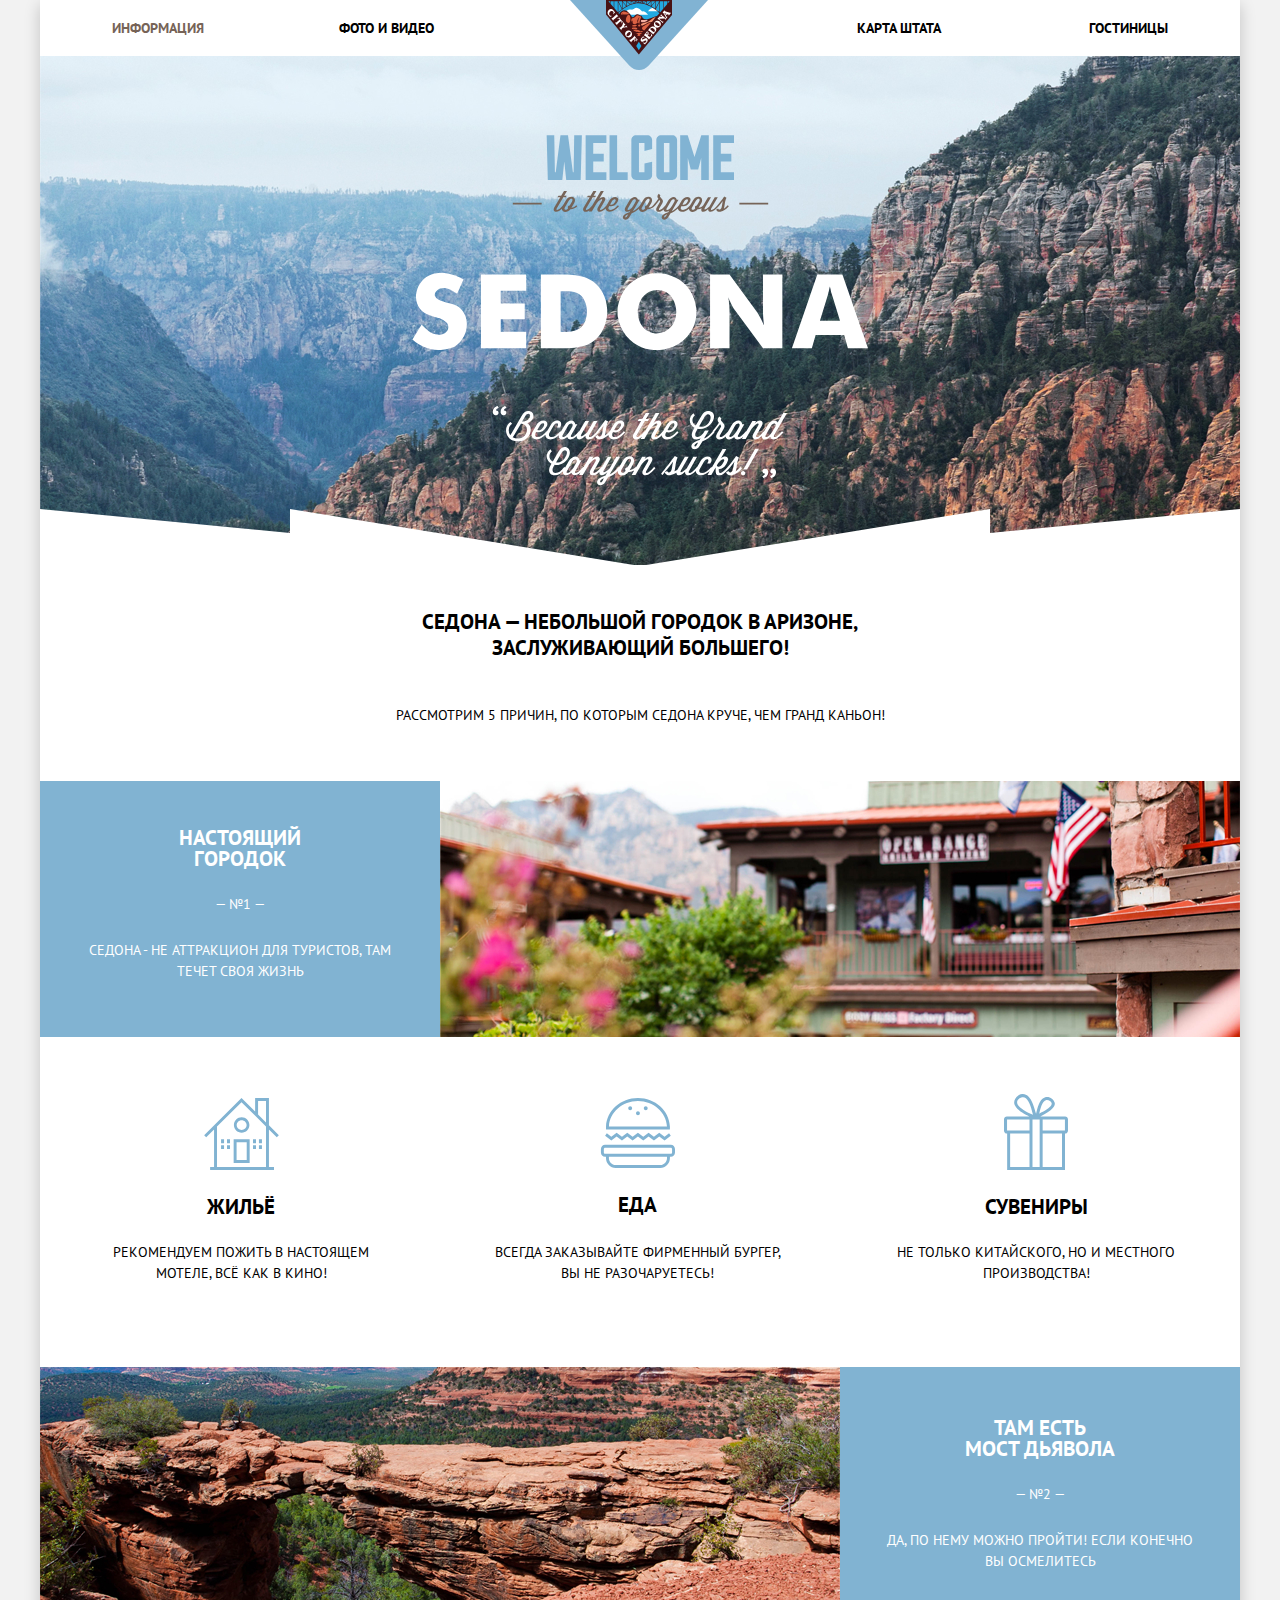
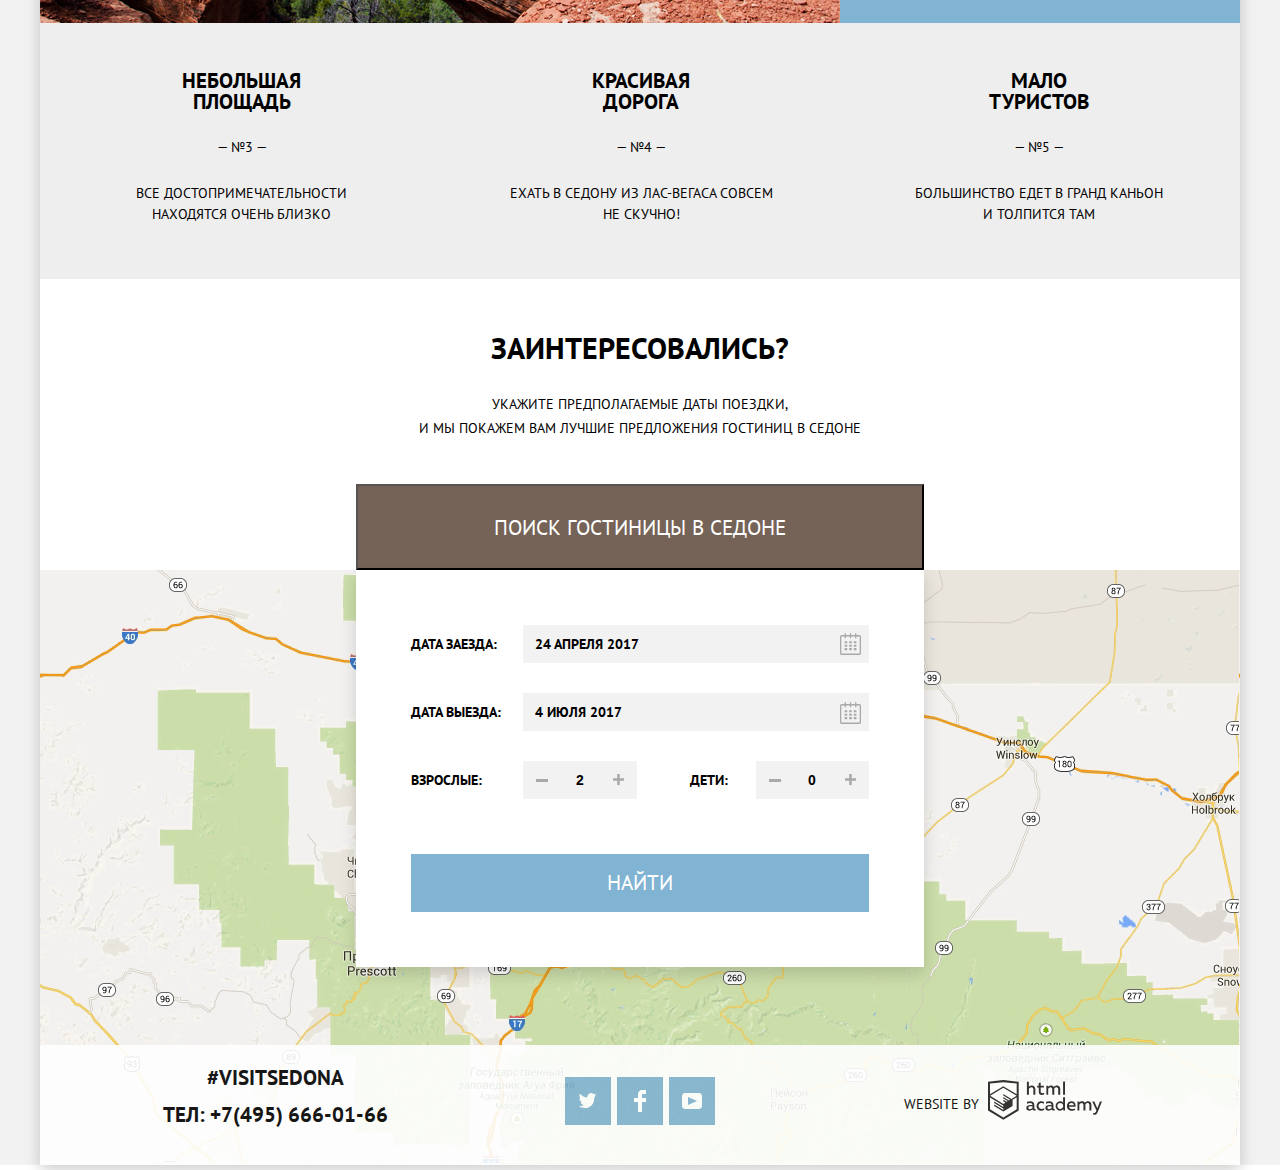
<file: index.html>
<!DOCTYPE html>
<html lang="ru">

<head>
    <meta charset="utf-8" />
    <title>HTML Academy: Седона</title>
    <link href="https://fonts.googleapis.com/css2?family=PT+Sans:wght@400;700&display=swap" rel="stylesheet" />
    <link href="css/normalize.css" rel="stylesheet" />
    <link href="css/style.min.css" rel="stylesheet" />
</head>

<body class="page_body">
    <div class="container">
        <!--Шапка сайта-->
        <header class="main_header">
            <nav class="main_navigation">
                <a class="logo" href="#"><img src="img/logo.svg" width="138" height="70" alt="Логотип Седона" /></a>
                <ul class="navigation_list">
                    <li class="navigation_item item_active"><a href="#" >ИНФОРМАЦИЯ</a></li>
                    <li class="navigation_item"><a href="#" >ФОТО И ВИДЕО</a></li>
                    <li class="navigation_item"><a href="#" >КАРТА ШТАТА</a></li>
                    <li class="navigation_item"><a href="hotels.html" >ГОСТИНИЦЫ</a></li>
                </ul>
            </nav>
        </header>
        <!--Основной контент-->
        <main>
           <h1 class="main_title">Городок Седона</h1>
            <div class="banner">
                
                <img src="img/welcome.svg" width="457" height="351" alt="Добро пожаловать в Седону" />
            </div>
            <div class="title">
                <div class="mask">
                    <h2>
                        СЕДОНА — НЕБОЛЬШОЙ ГОРОДОК В АРИЗОНЕ, <br /> ЗАСЛУЖИВАЮЩИЙ БОЛЬШЕГО!
                    </h2>
                    <p>
                        РАССМОТРИМ 5 ПРИЧИН, ПО КОТОРЫМ СЕДОНА КРУЧЕ, ЧЕМ ГРАНД КАНЬОН!
                    </p>
                </div>
            </div>
            <div class="features_blue">
                <div class="features_blue_item">
                    <h2>
                        НАСТОЯЩИЙ <br /> ГОРОДОК
                    </h2>
                    <p>— №1 —</p>
                    <p>
                        СЕДОНА - НЕ АТТРАКЦИОН ДЛЯ ТУРИСТОВ, ТАМ <br /> ТЕЧЕТ СВОЯ ЖИЗНЬ
                    </p>
                </div>
                <img src="img/image.jpg" width="800" height="256" alt="НАСТОЯЩИЙ ГОРОДОК СЕДОНА" />
            </div>
            <div class="services">
                <ul class="services_list">
                    <li class="services_item housing">
                        <img src="img/icon-1.svg" width="75" height="72" alt="ЖИЛЬЁ" />
                        <h2>ЖИЛЬЁ</h2>
                        <p>
                            РЕКОМЕНДУЕМ ПОЖИТЬ В НАСТОЯЩЕМ <br />МОТЕЛЕ, ВСЁ КАК В КИНО!
                        </p>
                    </li>
                    <li class="services_item food">
                        <img src="img/icon-3.svg" width="75" height="70" alt="ЕДА" />
                        <h2>ЕДА</h2>
                        <p>
                            ВСЕГДА ЗАКАЗЫВАЙТЕ ФИРМЕННЫЙ БУРГЕР, <br /> ВЫ НЕ РАЗОЧАРУЕТЕСЬ!
                        </p>
                    </li>
                    <li class="services_item">
                        <img src="img/icon-2.svg" width="64" height="77" alt="СУВЕНИРЫ" />
                        <h2>СУВЕНИРЫ</h2>
                        <p>
                            НЕ ТОЛЬКО КИТАЙСКОГО, НО И МЕСТНОГО <br /> ПРОИЗВОДСТВА!
                        </p>
                    </li>
                </ul>
            </div>

            <div class="features_blue">
                <img src="img/image1.jpg" width="800" height="256" alt="МОСТ ДЬЯВОЛА" />
                <div class="features_blue_item bridge">
                    <h2>
                        ТАМ ЕСТЬ <br /> МОСТ ДЬЯВОЛА
                    </h2>
                    <p>— №2 —</p>
                    <p>
                        ДА, ПО НЕМУ МОЖНО ПРОЙТИ! ЕСЛИ КОНЕЧНО <br /> ВЫ ОСМЕЛИТЕСЬ
                    </p>
                </div>
            </div>
            <div class="features_gray">
                <ul class="services_list gray">
                    <li class="services_item gray">
                        <h2>
                            НЕБОЛЬШАЯ <br /> ПЛОЩАДЬ
                        </h2>
                        <p>— №3 —</p>
                        <p>
                            ВСЕ ДОСТОПРИМЕЧАТЕЛЬНОСТИ <br /> НАХОДЯТСЯ ОЧЕНЬ БЛИЗКО
                        </p>
                    </li>
                    <li class="services_item road">
                        <h2>
                            КРАСИВАЯ <br /> ДОРОГА
                        </h2>
                        <p>— №4 —</p>
                        <p>
                            ЕХАТЬ В СЕДОНУ ИЗ ЛАС-ВЕГАСА СОВСЕМ <br /> НЕ СКУЧНО!
                        </p>
                    </li>
                    <li class="services_item">
                        <h2>
                            МАЛО <br /> ТУРИСТОВ
                        </h2>
                        <p>— №5 —</p>
                        <p>
                            БОЛЬШИНСТВО ЕДЕТ В ГРАНД КАНЬОН <br /> И ТОЛПИТСЯ ТАМ
                        </p>
                    </li>
                </ul>
            </div>
            <div class="title2">
                <h2>ЗАИНТЕРЕСОВАЛИСЬ?</h2>
                <p>
                    УКАЖИТЕ ПРЕДПОЛАГАЕМЫЕ ДАТЫ ПОЕЗДКИ, <br />И МЫ ПОКАЖЕМ ВАМ ЛУЧШИЕ ПРЕДЛОЖЕНИЯ ГОСТИНИЦ В СЕДОНЕ
                </p>
            </div>
            <!--Форма поиска отеля-->

            <section class="hotels">
                <h2>ФОРМА ПОИСКА ГОСТИНИЦЫ</h2>
                <div class="wrapper">
                    <button type="button" class="btn_searsh searsh_link">
                        ПОИСК ГОСТИНИЦЫ В СЕДОНЕ
                    </button>
                    <div class="popup close_form">
                        <form action="https://jsonplaceholder.typicode.com/posts" method="POST" id="popup" class="form">
                            <div class="input_date">
                                <label class="date_of_arrival">
                                    <span>ДАТА ЗАЕЗДА:</span>
                                    <input type="text" name="ДАТА ЗАЕЗДА:" class="date arrival" placeholder="24 АПРЕЛЯ 2017" value="24 АПРЕЛЯ 2017" />
                                </label>
                                <button type="button" title="КАЛЕНДАРЬ" class="calendar calendar1"></button>
                            </div>
                            <div class="input_date">
                                <label class="date_of_departure">
                                    <span>ДАТА ВЫЕЗДА:</span>
                                    <input type="text" name="ДАТА ВЫЕЗДА:" class="date departure" value="4 ИЮЛЯ 2017" placeholder="4 ИЮЛЯ 2017" />
                                </label>
                                <button type="button" title="КАЛЕНДАРЬ" class="calendar"></button>
                            </div>
                            <div class="guests"> <button type="button" class="bt_minus">
                                    <svg width="12" height="3" viewBox="0 0 12 3" fill="none" xmlns="http://www.w3.org/2000/svg">
                                        <rect width="12" height="3" class="btn_svg" />
                                    </svg>
                                </button>
                                <label class="mature quantity_inner">
                                    <span>ВЗРОСЛЫЕ:</span>
                                    <input type="text" name="ВЗРОСЛЫЕ:" class="quantity" value="2" data-max-count="20" />
                                </label><button type="button" title="ПЛЮС" class="bt_plus">
                                    <svg width="11" height="11" viewBox="0 0 11 11" fill="none" xmlns="http://www.w3.org/2000/svg">
                                        <path fill-rule="evenodd" clip-rule="evenodd" d="M4.23086 6.76932V11H6.76932V6.76932H11V4.23086H6.76932V0H4.23085V4.23086H0V6.76932H4.23086Z" class="btn_svg" />
                                    </svg>
                                </button><button type="button" title="МИНУС"  class="bt_minus">
                                    <svg width="12" height="3" viewBox="0 0 12 3" fill="none" xmlns="http://www.w3.org/2000/svg">
                                        <rect width="12" height="3" class="btn_svg" />
                                    </svg>
                                </button><button type="button" title="МИНУС" class="bt_minus bt_minus1">
                                    <svg width="12" height="3" viewBox="0 0 12 3" fill="none" xmlns="http://www.w3.org/2000/svg">
                                        <rect width="12" height="3" class="btn_svg" />
                                    </svg>
                                </button>
                                <label class="children quantity_inner">
                                    <span>ДЕТИ:</span>
                                    <input type="text" name="ДЕТИ:" class="quantity" value="0" data-max-count="20" />
                                </label><button type="button" title="ПЛЮС"  class="bt_plus">
                                    <svg width="11" height="11" viewBox="0 0 11 11" fill="none" xmlns="http://www.w3.org/2000/svg">
                                        <path fill-rule="evenodd" clip-rule="evenodd" d="M4.23086 6.76932V11H6.76932V6.76932H11V4.23086H6.76932V0H4.23085V4.23086H0V6.76932H4.23086Z" class="btn_svg" />
                                    </svg>
                                </button>
                            </div>
                            <label><button class="submit">НАЙТИ</button></label>
                        </form>
                    </div>
                </div>
            </section>

            <!--Карта проезда-->
            <figure id="#map" class="map">
                <iframe src="https://www.google.com/maps/embed?pb=!1m18!1m12!1m3!1d52384.519357695935!2d-111.83218921830571!3d34.85541170327709!2m3!1f0!2f0!3f0!3m2!1i1024!2i768!4f13.1!3m3!1m2!1s0x872da132f942b00d%3A0x5548c523fa6c8efd!2z0KHQtdC00L7QvdCwLCDQkNGA0LjQt9C-0L3QsCA4NjMzNiwg0KHQqNCQ!5e0!3m2!1sru!2sru!4v1602139940800!5m2!1sru!2sru" width="1200" height="594" style="border: 0" allowfullscreen="" aria-hidden="false" tabindex="0"></iframe>
            </figure>
        </main>
        <!--Подвал сайта-->
        <footer class="page_footer main_footer">
            <div class="contacts">
                <div class="contact_text">
                    <h2>#VISITSEDONA</h2>
                </div>
                <a href="tel:+74956660166" class="contact_phone">
                    ТЕЛ: +7(495) 666-01-66
                </a>
            </div>
            <div class="social">
                <ul class="social_menu">
                    <li class="social_item">
                        <a href="#" title="МЫ В ТВИТТЕР" class="social_link twitter">
                            <!-- МЫ В ТВИТТЕР-->
                        </a>
                    </li>
                    <li class="social_item">
                        <a href="#" title="МЫ В ФЕЙСБУК" class="social_link facebook">
                            <!-- МЫ В ФЕЙСБУК-->
                        </a>
                    </li>
                    <li class="social_item">
                        <a href="#" title="МЫ НА ЮТУБ" class="social_link youtube">
                            <!-- МЫ НА ЮТУБ-->
                        </a>
                    </li>
                </ul>
            </div>
            <div class="link">
               <p>WEBSITE BY</p>
                <a class="html_logo" title="ПОСЕТИТЕ САЙТ HTML ACADEMY" href="https://htmlacademy.ru/intensive/htmlcss"><svg width="114" height="40" viewBox="0 0 114 40" fill="none" xmlns="http://www.w3.org/2000/svg">
                        <path fill-rule="evenodd" clip-rule="evenodd" d="M15.5197 0.057373H15.3509L0 1.71895V30.4945L15.3509 39.8382L30.7018 30.4945V1.71895L15.5197 0.057373ZM77.0183 1.62185H75.0876V14.7311H77.0183V1.62185ZM40.8619 1.63264V6.76843C41.6131 5.9864 42.6386 5.5436 43.7105 5.53843C44.6823 5.47908 45.6329 5.84495 46.3253 6.54479C47.0177 7.24462 47.3866 8.21244 47.3399 9.20685V14.7634H45.367V9.46579C45.4231 8.94897 45.2754 8.43059 44.9566 8.02553C44.6377 7.62047 44.174 7.36218 43.6683 7.3079H43.3518C42.3456 7.36979 41.4321 7.9295 40.9041 8.80764V14.7634H38.8995V1.63264H40.8619ZM77.0183 30.4837H75.2775V29.0595C74.4828 30.1353 73.23 30.7538 71.9119 30.7211C69.4751 30.5528 67.5825 28.4822 67.5825 25.9845C67.5825 23.4867 69.4751 21.4162 71.9119 21.2479C73.1195 21.2052 74.2818 21.7203 75.0771 22.6505V17.3205H77.0183V30.4837ZM47.0656 29.0595C47.263 29.0515 47.4583 29.0152 47.6459 28.9516V30.3866C47.2482 30.5404 46.826 30.6172 46.4009 30.6132C45.6482 30.6769 44.9394 30.2429 44.639 29.5342C43.7036 30.31 42.5302 30.7227 41.3261 30.6995C39.733 30.6995 38.256 29.804 38.256 27.9482C38.256 25.65 40.3661 24.9379 42.1702 24.9379C42.9402 24.9505 43.707 25.0408 44.4596 25.2076V24.884C44.4596 23.805 43.6578 22.9742 42.1491 22.9742C41.0585 22.9764 39.9804 23.2116 38.9839 23.6647V21.8305C40.0678 21.451 41.204 21.2506 42.3495 21.2371C44.8394 21.2371 46.3693 22.4455 46.3693 25.1753V28.4121C46.3546 28.5668 46.401 28.721 46.4981 28.8406C46.5951 28.9601 46.7349 29.035 46.8862 29.0487H47.0656V29.0595ZM40.2711 27.8403C40.298 28.229 40.4761 28.5905 40.7655 28.844C41.055 29.0974 41.4317 29.2217 41.8115 29.189H41.9275C42.8819 29.1906 43.7973 28.8022 44.4702 28.11V26.5779C43.842 26.4414 43.2026 26.3655 42.5605 26.3513C41.5055 26.3513 40.2817 26.7074 40.2817 27.8403H40.2711ZM56.0229 21.9384C55.1962 21.4632 54.2596 21.2246 53.3115 21.2479H52.9422C51.7332 21.2873 50.5891 21.8166 49.7619 22.7192C48.9347 23.6218 48.4923 24.8236 48.5321 26.06V26.5024C48.6957 29.0004 50.805 30.8921 53.2482 30.7318C54.2519 30.7555 55.2477 30.5452 56.1601 30.1168V28.2718C55.3769 28.7215 54.4945 28.9591 53.5963 28.9624C52.5199 29.0288 51.4963 28.4793 50.9385 27.5356C50.3806 26.5918 50.3806 25.4095 50.9385 24.4658C51.4963 23.522 52.5199 22.9725 53.5963 23.039C54.461 23.0357 55.3066 23.2989 56.0229 23.7942V21.9384ZM66.1514 29.0595C66.3488 29.0515 66.5441 29.0152 66.7317 28.9516V30.3866C66.334 30.5404 65.9118 30.6172 65.4867 30.6132C64.734 30.6769 64.0252 30.2429 63.7248 29.5342C62.7894 30.31 61.616 30.7227 60.4119 30.6995C58.8188 30.6995 57.3417 29.804 57.3417 27.9482C57.3417 25.65 59.4518 24.9379 61.256 24.9379C62.0259 24.9505 62.7928 25.0408 63.5454 25.2076V24.884C63.5454 23.805 62.7436 22.9742 61.2349 22.9742C60.1443 22.9764 59.0662 23.2116 58.0697 23.6647V21.8305C59.1536 21.451 60.2897 21.2506 61.4353 21.2371C63.9252 21.2371 65.455 22.4455 65.455 25.1753V28.4121C65.4404 28.5668 65.4868 28.721 65.5838 28.8406C65.6809 28.9601 65.8207 29.035 65.972 29.0487H66.1514V29.0595ZM59.855 28.8481C59.5632 28.5943 59.3837 28.2311 59.3569 27.8403H59.378C59.378 26.7074 60.5385 26.3513 61.6569 26.3513C62.299 26.3655 62.9383 26.4414 63.5665 26.5779V28.11C62.8937 28.8022 61.9782 29.1906 61.0239 29.189H60.9078C60.5263 29.2247 60.1469 29.1019 59.855 28.8481ZM69.3271 25.9305C69.3271 24.2859 70.6308 22.9526 72.239 22.9526L72.2601 23.0066C73.4742 23.0066 74.5742 23.7382 75.0665 24.8732V27.0311C74.5856 28.1871 73.4673 28.9296 72.239 28.9084C70.6308 28.9084 69.3271 27.5752 69.3271 25.9305ZM83.3486 21.2479C86.8408 21.2479 88.0541 24.1395 87.4844 26.7397H80.922C81.1436 28.3582 82.6839 29.0163 84.2876 29.0163C85.2509 29.0196 86.2027 28.8021 87.0729 28.3797V30.1061C86.0736 30.5421 84.9939 30.7519 83.9078 30.7211C81.2385 30.7211 78.8963 29.189 78.8963 25.9521C78.8362 24.7502 79.2482 23.5736 80.0408 22.6841C80.8334 21.7945 81.9408 21.2658 83.1165 21.2155H83.3486V21.2479ZM80.8693 25.1753C80.9704 23.8237 82.1216 22.8104 83.4436 22.9095H83.4858C84.1064 22.8531 84.7196 23.08 85.1612 23.5295C85.6028 23.979 85.8275 24.6051 85.7752 25.24H80.8693V25.1753ZM89.489 30.4621V21.4961H91.2298V22.575C91.9777 21.7197 93.041 21.2229 94.1628 21.2047C95.2951 21.1328 96.3712 21.7163 96.9482 22.7153C97.7407 21.8335 98.8477 21.3161 100.018 21.2803C100.952 21.2327 101.859 21.6011 102.507 22.2901C103.154 22.9792 103.478 23.9213 103.394 24.8732V30.4837H101.39V24.9271C101.437 24.4734 101.306 24.0191 101.024 23.6647C100.743 23.3104 100.336 23.0852 99.8917 23.039H99.6174C98.7512 23.0941 97.9525 23.536 97.4335 24.2474V30.4837H95.4289V24.9271C95.4728 24.47 95.3357 24.0139 95.0481 23.6611C94.7606 23.3082 94.3467 23.088 93.8991 23.0497H93.6881C92.7466 23.1344 91.8915 23.6449 91.3564 24.4416V30.5161H89.5312L89.489 30.4621ZM113.977 21.4745H111.972L109.324 28.2718L106.306 21.4853H104.196L108.417 30.5484L108.237 31.0016C107.72 32.3611 107.003 33.0516 106.053 33.0516C105.75 33.0548 105.447 33.0112 105.156 32.9221V34.6161C105.536 34.7125 105.926 34.7632 106.317 34.7671C107.646 34.7671 108.902 34.0226 109.851 31.6813L113.977 21.4745ZM52.689 5.78658V2.54974L50.7266 3.01369V5.73264H49.144V7.49132H50.7899V11.9905C50.7231 12.817 51.0244 13.6301 51.61 14.2038C52.1955 14.7775 53.0028 15.0505 53.8073 14.9468C54.5996 14.9535 55.3875 14.8259 56.139 14.5692V12.8429C55.5727 13.0781 54.9672 13.199 54.356 13.199C53.2165 13.199 52.689 12.8105 52.689 11.6237V7.5129H55.8541V5.78658H52.689ZM58.3862 5.75421H60.1376V6.83316C60.8811 5.97655 61.9403 5.476 63.0601 5.45211C64.1624 5.38099 65.2146 5.93142 65.8032 6.88711C66.5958 6.00534 67.7028 5.48794 68.8734 5.45211C69.8138 5.41462 70.7233 5.79859 71.364 6.50353C72.0046 7.20846 72.3126 8.16418 72.2073 9.12053V14.7418H70.2028V9.18527C70.2499 8.73151 70.1184 8.27721 69.8373 7.92287C69.5561 7.56853 69.1485 7.34334 68.7046 7.29711H68.4619C67.5957 7.35228 66.797 7.7942 66.278 8.50553V14.7418H64.2734V9.18527C64.3206 8.73151 64.1891 8.27721 63.9079 7.92287C63.6268 7.56853 63.2191 7.34334 62.7752 7.29711H62.5326C61.5911 7.38181 60.736 7.89229 60.2009 8.68895V14.7634H58.3862V5.75421ZM28.6972 29.3033L28.7078 29.2968L28.6972 29.3184V29.3033ZM28.6972 17.3205V29.3033L15.3509 37.4321L2.00459 29.3184V17.5147L15.2876 25.6068V27.0311L6.18257 21.5284V22.9418L15.3404 28.5632V30.0629L6.19312 24.4955V25.9521L15.3509 31.5734L24.5826 25.9197V19.8129L28.6972 17.3205ZM28.7078 15.7776L25.0362 17.9355L23.3482 19.0145L15.3087 14.0837V15.4971L22.156 19.7266L22.0083 19.8237L20.9532 20.4063L15.2876 16.9537V18.3995L19.761 21.1184L18.706 21.8413L15.3298 19.7913V21.2047L17.5454 22.5426L15.2982 23.9021L2.11009 15.864L15.3087 7.72869L28.7078 15.7776ZM15.2876 6.27211L28.7078 14.3534V3.56395L15.3615 2.12895L2.01514 3.56395V14.3534L15.2876 6.27211Z" class="html_logo_svg" />
                    </svg></a>
            </div>
        </footer>
    </div>
    <script src="js/script.min.js"></script>
</body></html>
</file>
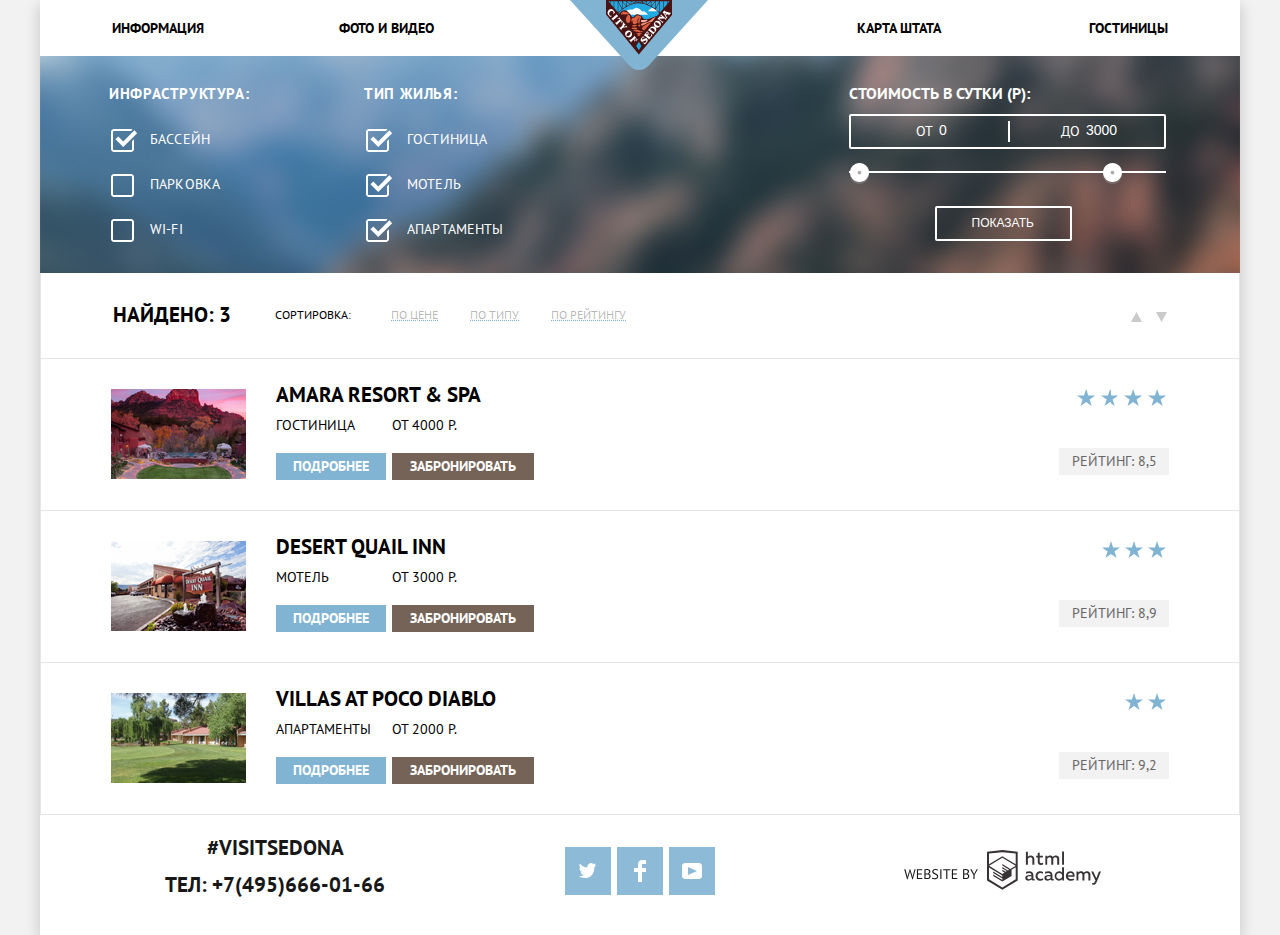
<file: Hotels.html>
<!DOCTYPE html>
<html lang="ru">

<head>
    <meta charset="utf-8" />
    <title>HTML Academy: Седона</title>
    <link href="https://fonts.googleapis.com/css2?family=PT+Sans:wght@400;700&display=swap" rel="stylesheet" />
    <link href="css/normalize.css" rel="stylesheet" />
    <link href="css/style.min.css" rel="stylesheet" />
</head>

<body class="page_body">
    <div class="container">
        <!--Header логотип и навигация-->
        <header class="main_header">
            <nav class="main_navigation">
                <a href="index.html" class="logo"><img src="img/logo.svg" width="138" height="70" alt="Логотип Седона" /></a>
                <div class="navigation_list">
                    <a href="#" class="navigation_item">ИНФОРМАЦИЯ</a>
                    <a href="#" class="navigation_item">ФОТО И ВИДЕО</a>
                    <a href="#" class="navigation_item">КАРТА ШТАТА</a>
                    <a href="#" class="navigation_item item_active">ГОСТИНИЦЫ</a>
                </div>
            </nav>
        </header>
        <main>
            <section class="conditions">
                <form action="https://echo.htmlacademy.ru/" method="post" class="conditions_infrastructure">
                    <fieldset class="conditions_list">
                        <legend class="cost_title">ИНФРАСТРУКТУРА:</legend>
                        <div class="conditions_box">
                            <div class="condition_item">
                                <input name="ИНФРАСТРУКТУРА[]" value="БАССЕЙН" class="checkbox_input" type="checkbox" tabindex="1" id="checkbox-1" checked>
                                <label class="checkbox_label label_" for="checkbox-1">БАССЕЙН</label>
                            </div>
                            <div class="condition_item">
                                <input name="ИНФРАСТРУКТУРА[]" value="ПАРКОВКА" class="checkbox_input" type="checkbox" tabindex="2" id="checkbox-2">
                                <label class="checkbox_label" for="checkbox-2">ПАРКОВКА</label>
                            </div>
                            <div class="condition_item">
                                <input name="ИНФРАСТРУКТУРА[]" value="WI-FI" class="checkbox_input" type="checkbox" tabindex="3" id="checkbox-3">
                                <label class="checkbox_label" for="checkbox-3">WI-FI</label>
                            </div>
                        </div>
                    </fieldset>
                    <fieldset class="conditions_list">
                        <legend class="cost_title">ТИП ЖИЛЬЯ:</legend>
                        <div class="conditions_box">
                            <div class="condition_item">
                                <input name="ТИП ЖИЛЬЯ[]" value="ГОСТИНИЦА" class="checkbox_input" type="checkbox" tabindex="4" id="checkbox-4" checked>
                                <label class="checkbox_label label_text " for="checkbox-4">ГОСТИНИЦА</label>
                            </div>
                            <div class="condition_item">
                                <input name="ТИП ЖИЛЬЯ[]" value="МОТЕЛЬ" class="checkbox_input" type="checkbox" tabindex="5" id="checkbox-5" checked>
                                <label class="checkbox_label label_text" for="checkbox-5">МОТЕЛЬ</label>
                            </div>
                            <div class="condition_item">
                                <input name="ТИП ЖИЛЬЯ[]" value="АПАРТАМЕНТЫ" class="checkbox_input" type="checkbox" tabindex="6" id="checkbox-6" checked>
                                <label class="checkbox_label label_text" for="checkbox-6">АПАРТАМЕНТЫ</label>
                            </div>
                        </div>
                    </fieldset>
                    <div class="cost">
                        <h3 class="cost_title">СТОИМОСТЬ В СУТКИ (Р):</h3>
                        <div class="cost_view">
                            <label class="min_cost"><span>ОТ</span><input type="text" name="ЦЕНА ОТ" value="0" placeholder="0" class="cost_select"></label>
                            <label class="max_cost"><span>ДО</span><input type="text" name="ЦЕНА ДО" value="3000" placeholder="3000" class="cost_select"></label>
                        </div>
                        <div class="price_selection">
                            <div class="range_line"></div>
                            <span class="filter_button min"></span>
                            <span class="filter_button max"></span>
                        </div>
                        <div class="show_hotels">
                            <button type="submit" class="show_button">ПОКАЗАТЬ</button>
                        </div>
                    </div>
                </form>
            </section>
            <section class="found_hotels">
                <h2 class="found_title">НАЙДЕНО: 3</h2>
                <div class="found_list">
                    <p>СОРТИРОВКА:</p>
                    <div class="found_items">
                        <a href="#">ПО ЦЕНЕ</a>
                        <a href="#">ПО ТИПУ</a>
                        <a href="#">ПО РЕЙТИНГУ</a>
                    </div>
                </div>
                <div class="scrolling">
                    <a href="#" class="arrow_up"></a>
                    <a href="#" class="arrow_down"></a>
                </div>
            </section>
            <section class="card_hotels">
                <div class="card_foto"><img src="img/photo_hotels/amara_resort.jpg" width="135" height="90" alt="ГОСТИНИЦА AMARA RESORT"></div>
                <div class="card_list">
                    <a href="#" class="name">
                        <h2>AMARA RESORT & SPA</h2>
                    </a>
                    <div class="card_list_item">
                        <div class="card_list_info">
                            <p class="type_hotels">ГОСТИНИЦА</p>
                            <a href="#" class="detailed_button">ПОДРОБНЕЕ</a>
                        </div>
                        <div class="card_list_price">
                            <p class="price_hotels">ОТ 4000 Р.</p>
                            <a href="#" class="reserve_button">ЗАБРОНИРОВАТЬ</a>
                        </div>
                    </div>
                </div>
                <div class="card_reating">
                    <div class="stars amara"></div>
                    <div class="ball_reating">
                        <p class="ball_text">РЕЙТИНГ: 8,5</p>
                    </div>
                </div>
            </section>
            <section class="card_hotels">
                <div class="card_foto"><img src="img/photo_hotels/desert_quail.jpg" width="135" height="90" alt="МОТЕЛЬ DESERT QUAIL INN"></div>
                <div class="card_list">
                    <a href="#" class="name">
                        <h2>DESERT QUAIL INN</h2>
                    </a>
                    <div class="card_list_item">
                        <div class="card_list_info">
                            <p class="type_hotels">МОТЕЛЬ</p>
                            <a href="#" class="detailed_button">ПОДРОБНЕЕ</a>
                        </div>
                        <div class="card_list_price">
                            <p class="price_hotels">ОТ 3000 Р.</p>
                            <a href="#" class="reserve_button">ЗАБРОНИРОВАТЬ</a>
                        </div>
                    </div>
                </div>
                <div class="card_reating">
                    <div class="stars desert"></div>
                    <div class="ball_reating">
                        <p class="ball_text">РЕЙТИНГ: 8,9</p>
                    </div>
                </div>
            </section>
            <section class="card_hotels">
                <div class="card_foto"><img src="img/photo_hotels/villas_at_poco_diablo.jpg" width="135" height="90" alt="АПАРТАМЕНТЫ VILLAS AT POCO DIABLO"></div>
                <div class="card_list">
                    <a href="#" class="name">
                        <h2>VILLAS AT POCO DIABLO</h2>
                    </a>
                    <div class="card_list_item">
                        <div class="card_list_info">
                            <p class="type_hotels">АПАРТАМЕНТЫ</p>
                            <a href="#" class="detailed_button">ПОДРОБНЕЕ</a>
                        </div>
                        <div class="card_list_price">
                            <p class="price_hotels">ОТ 2000 Р.</p>
                            <a href="#" class="reserve_button">ЗАБРОНИРОВАТЬ</a>
                        </div>
                    </div>
                </div>
                <div class="card_reating">
                    <div class="stars villas"></div>
                    <div class="ball_reating">
                        <p class="ball_text">РЕЙТИНГ: 9,2</p>
                    </div>
                </div>
            </section>
        </main>
        <footer class="page_footer main_footer footer_inner">
            <div class="contacts">
                <div class="contact_text">
                    <h2>#VISITSEDONA</h2>
                </div>
                <a href="tel+74956660166" class="contact_phone"> ТЕЛ: +7(495)666-01-66
                </a>
            </div>
            <div class="social">
                <ul class="social_menu">
                    <li class="social_item">
                        <a href="#" class="social_link twitter">
                            <!-- МЫ В ТВИТТЕР-->
                        </a>
                    </li>
                    <li class="social_item">
                        <a href="#" class="social_link facebook">
                            <!-- МЫ В ФЕЙСБУК-->
                        </a>
                    </li>
                    <li class="social_item">
                        <a href="#" class="social_link youtube">
                            <!-- МЫ НА ЮТУБ-->
                        </a>
                    </li>
                </ul>
            </div>
            <div class="link">
                <img src="img/website_by.svg" alt="Посетить сайт" />
                <a class="html_logo" href="https://htmlacademy.ru/intensive/htmlcss"><svg width="114" height="40" viewBox="0 0 114 40" fill="none" xmlns="http://www.w3.org/2000/svg">
                        <path fill-rule="evenodd" clip-rule="evenodd" d="M15.5197 0.057373H15.3509L0 1.71895V30.4945L15.3509 39.8382L30.7018 30.4945V1.71895L15.5197 0.057373ZM77.0183 1.62185H75.0876V14.7311H77.0183V1.62185ZM40.8619 1.63264V6.76843C41.6131 5.9864 42.6386 5.5436 43.7105 5.53843C44.6823 5.47908 45.6329 5.84495 46.3253 6.54479C47.0177 7.24462 47.3866 8.21244 47.3399 9.20685V14.7634H45.367V9.46579C45.4231 8.94897 45.2754 8.43059 44.9566 8.02553C44.6377 7.62047 44.174 7.36218 43.6683 7.3079H43.3518C42.3456 7.36979 41.4321 7.9295 40.9041 8.80764V14.7634H38.8995V1.63264H40.8619ZM77.0183 30.4837H75.2775V29.0595C74.4828 30.1353 73.23 30.7538 71.9119 30.7211C69.4751 30.5528 67.5825 28.4822 67.5825 25.9845C67.5825 23.4867 69.4751 21.4162 71.9119 21.2479C73.1195 21.2052 74.2818 21.7203 75.0771 22.6505V17.3205H77.0183V30.4837ZM47.0656 29.0595C47.263 29.0515 47.4583 29.0152 47.6459 28.9516V30.3866C47.2482 30.5404 46.826 30.6172 46.4009 30.6132C45.6482 30.6769 44.9394 30.2429 44.639 29.5342C43.7036 30.31 42.5302 30.7227 41.3261 30.6995C39.733 30.6995 38.256 29.804 38.256 27.9482C38.256 25.65 40.3661 24.9379 42.1702 24.9379C42.9402 24.9505 43.707 25.0408 44.4596 25.2076V24.884C44.4596 23.805 43.6578 22.9742 42.1491 22.9742C41.0585 22.9764 39.9804 23.2116 38.9839 23.6647V21.8305C40.0678 21.451 41.204 21.2506 42.3495 21.2371C44.8394 21.2371 46.3693 22.4455 46.3693 25.1753V28.4121C46.3546 28.5668 46.401 28.721 46.4981 28.8406C46.5951 28.9601 46.7349 29.035 46.8862 29.0487H47.0656V29.0595ZM40.2711 27.8403C40.298 28.229 40.4761 28.5905 40.7655 28.844C41.055 29.0974 41.4317 29.2217 41.8115 29.189H41.9275C42.8819 29.1906 43.7973 28.8022 44.4702 28.11V26.5779C43.842 26.4414 43.2026 26.3655 42.5605 26.3513C41.5055 26.3513 40.2817 26.7074 40.2817 27.8403H40.2711ZM56.0229 21.9384C55.1962 21.4632 54.2596 21.2246 53.3115 21.2479H52.9422C51.7332 21.2873 50.5891 21.8166 49.7619 22.7192C48.9347 23.6218 48.4923 24.8236 48.5321 26.06V26.5024C48.6957 29.0004 50.805 30.8921 53.2482 30.7318C54.2519 30.7555 55.2477 30.5452 56.1601 30.1168V28.2718C55.3769 28.7215 54.4945 28.9591 53.5963 28.9624C52.5199 29.0288 51.4963 28.4793 50.9385 27.5356C50.3806 26.5918 50.3806 25.4095 50.9385 24.4658C51.4963 23.522 52.5199 22.9725 53.5963 23.039C54.461 23.0357 55.3066 23.2989 56.0229 23.7942V21.9384ZM66.1514 29.0595C66.3488 29.0515 66.5441 29.0152 66.7317 28.9516V30.3866C66.334 30.5404 65.9118 30.6172 65.4867 30.6132C64.734 30.6769 64.0252 30.2429 63.7248 29.5342C62.7894 30.31 61.616 30.7227 60.4119 30.6995C58.8188 30.6995 57.3417 29.804 57.3417 27.9482C57.3417 25.65 59.4518 24.9379 61.256 24.9379C62.0259 24.9505 62.7928 25.0408 63.5454 25.2076V24.884C63.5454 23.805 62.7436 22.9742 61.2349 22.9742C60.1443 22.9764 59.0662 23.2116 58.0697 23.6647V21.8305C59.1536 21.451 60.2897 21.2506 61.4353 21.2371C63.9252 21.2371 65.455 22.4455 65.455 25.1753V28.4121C65.4404 28.5668 65.4868 28.721 65.5838 28.8406C65.6809 28.9601 65.8207 29.035 65.972 29.0487H66.1514V29.0595ZM59.855 28.8481C59.5632 28.5943 59.3837 28.2311 59.3569 27.8403H59.378C59.378 26.7074 60.5385 26.3513 61.6569 26.3513C62.299 26.3655 62.9383 26.4414 63.5665 26.5779V28.11C62.8937 28.8022 61.9782 29.1906 61.0239 29.189H60.9078C60.5263 29.2247 60.1469 29.1019 59.855 28.8481ZM69.3271 25.9305C69.3271 24.2859 70.6308 22.9526 72.239 22.9526L72.2601 23.0066C73.4742 23.0066 74.5742 23.7382 75.0665 24.8732V27.0311C74.5856 28.1871 73.4673 28.9296 72.239 28.9084C70.6308 28.9084 69.3271 27.5752 69.3271 25.9305ZM83.3486 21.2479C86.8408 21.2479 88.0541 24.1395 87.4844 26.7397H80.922C81.1436 28.3582 82.6839 29.0163 84.2876 29.0163C85.2509 29.0196 86.2027 28.8021 87.0729 28.3797V30.1061C86.0736 30.5421 84.9939 30.7519 83.9078 30.7211C81.2385 30.7211 78.8963 29.189 78.8963 25.9521C78.8362 24.7502 79.2482 23.5736 80.0408 22.6841C80.8334 21.7945 81.9408 21.2658 83.1165 21.2155H83.3486V21.2479ZM80.8693 25.1753C80.9704 23.8237 82.1216 22.8104 83.4436 22.9095H83.4858C84.1064 22.8531 84.7196 23.08 85.1612 23.5295C85.6028 23.979 85.8275 24.6051 85.7752 25.24H80.8693V25.1753ZM89.489 30.4621V21.4961H91.2298V22.575C91.9777 21.7197 93.041 21.2229 94.1628 21.2047C95.2951 21.1328 96.3712 21.7163 96.9482 22.7153C97.7407 21.8335 98.8477 21.3161 100.018 21.2803C100.952 21.2327 101.859 21.6011 102.507 22.2901C103.154 22.9792 103.478 23.9213 103.394 24.8732V30.4837H101.39V24.9271C101.437 24.4734 101.306 24.0191 101.024 23.6647C100.743 23.3104 100.336 23.0852 99.8917 23.039H99.6174C98.7512 23.0941 97.9525 23.536 97.4335 24.2474V30.4837H95.4289V24.9271C95.4728 24.47 95.3357 24.0139 95.0481 23.6611C94.7606 23.3082 94.3467 23.088 93.8991 23.0497H93.6881C92.7466 23.1344 91.8915 23.6449 91.3564 24.4416V30.5161H89.5312L89.489 30.4621ZM113.977 21.4745H111.972L109.324 28.2718L106.306 21.4853H104.196L108.417 30.5484L108.237 31.0016C107.72 32.3611 107.003 33.0516 106.053 33.0516C105.75 33.0548 105.447 33.0112 105.156 32.9221V34.6161C105.536 34.7125 105.926 34.7632 106.317 34.7671C107.646 34.7671 108.902 34.0226 109.851 31.6813L113.977 21.4745ZM52.689 5.78658V2.54974L50.7266 3.01369V5.73264H49.144V7.49132H50.7899V11.9905C50.7231 12.817 51.0244 13.6301 51.61 14.2038C52.1955 14.7775 53.0028 15.0505 53.8073 14.9468C54.5996 14.9535 55.3875 14.8259 56.139 14.5692V12.8429C55.5727 13.0781 54.9672 13.199 54.356 13.199C53.2165 13.199 52.689 12.8105 52.689 11.6237V7.5129H55.8541V5.78658H52.689ZM58.3862 5.75421H60.1376V6.83316C60.8811 5.97655 61.9403 5.476 63.0601 5.45211C64.1624 5.38099 65.2146 5.93142 65.8032 6.88711C66.5958 6.00534 67.7028 5.48794 68.8734 5.45211C69.8138 5.41462 70.7233 5.79859 71.364 6.50353C72.0046 7.20846 72.3126 8.16418 72.2073 9.12053V14.7418H70.2028V9.18527C70.2499 8.73151 70.1184 8.27721 69.8373 7.92287C69.5561 7.56853 69.1485 7.34334 68.7046 7.29711H68.4619C67.5957 7.35228 66.797 7.7942 66.278 8.50553V14.7418H64.2734V9.18527C64.3206 8.73151 64.1891 8.27721 63.9079 7.92287C63.6268 7.56853 63.2191 7.34334 62.7752 7.29711H62.5326C61.5911 7.38181 60.736 7.89229 60.2009 8.68895V14.7634H58.3862V5.75421ZM28.6972 29.3033L28.7078 29.2968L28.6972 29.3184V29.3033ZM28.6972 17.3205V29.3033L15.3509 37.4321L2.00459 29.3184V17.5147L15.2876 25.6068V27.0311L6.18257 21.5284V22.9418L15.3404 28.5632V30.0629L6.19312 24.4955V25.9521L15.3509 31.5734L24.5826 25.9197V19.8129L28.6972 17.3205ZM28.7078 15.7776L25.0362 17.9355L23.3482 19.0145L15.3087 14.0837V15.4971L22.156 19.7266L22.0083 19.8237L20.9532 20.4063L15.2876 16.9537V18.3995L19.761 21.1184L18.706 21.8413L15.3298 19.7913V21.2047L17.5454 22.5426L15.2982 23.9021L2.11009 15.864L15.3087 7.72869L28.7078 15.7776ZM15.2876 6.27211L28.7078 14.3534V3.56395L15.3615 2.12895L2.01514 3.56395V14.3534L15.2876 6.27211Z" class="html_logo_svg" />
                    </svg></a>
            </div>
        </footer>
    </div>
</body></html>
</file>
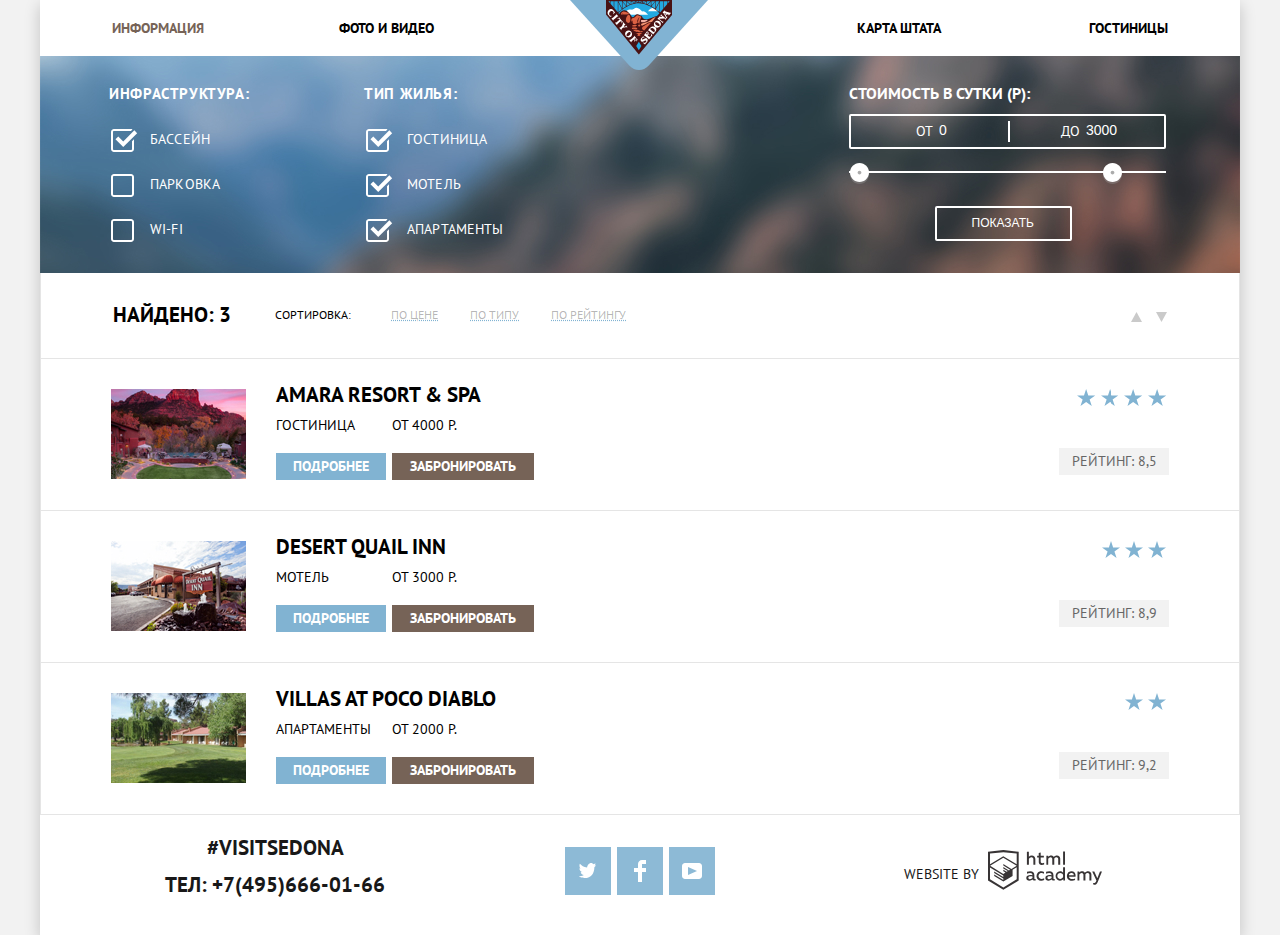
<file: hotels.html>
<!DOCTYPE html>
<html lang="ru">

<head>
    <meta charset="utf-8" />
    <title>HTML Academy: Седона</title>
    <link href="https://fonts.googleapis.com/css2?family=PT+Sans:wght@400;700&display=swap" rel="stylesheet" />
    <link href="css/normalize.css" rel="stylesheet" />
    <link href="css/style.min.css" rel="stylesheet" />
</head>

<body class="page_body">
    <div class="container">
        <!--Header логотип и навигация-->
        <header class="main_header">
            <nav class="main_navigation">
                <a href="index.html" class="logo"><img src="img/logo.svg" width="138" height="70" alt="Логотип Седона" /></a>
                <ul class="navigation_list">
                    <li class="navigation_item item_active"><a href="#">ИНФОРМАЦИЯ</a></li>
                    <li class="navigation_item"><a href="#">ФОТО И ВИДЕО</a></li>
                    <li class="navigation_item"><a href="#">КАРТА ШТАТА</a></li>
                    <li class="navigation_item"><a href="hotels.html">ГОСТИНИЦЫ</a></li>
                </ul>
            </nav>
        </header>
        <main>
            <section class="conditions">
                <form action="https://echo.htmlacademy.ru/" method="post" class="conditions_infrastructure">
                    <fieldset class="conditions_list">
                        <legend class="cost_title">ИНФРАСТРУКТУРА:</legend>
                        <div class="conditions_box">
                            <div class="condition_item">
                                <input name="ИНФРАСТРУКТУРА[]" value="БАССЕЙН" class="checkbox_input" type="checkbox" tabindex="1" id="checkbox-1" checked>
                                <label class="checkbox_label label_" for="checkbox-1">БАССЕЙН</label>
                            </div>
                            <div class="condition_item">
                                <input name="ИНФРАСТРУКТУРА[]" value="ПАРКОВКА" class="checkbox_input" type="checkbox" tabindex="2" id="checkbox-2">
                                <label class="checkbox_label" for="checkbox-2">ПАРКОВКА</label>
                            </div>
                            <div class="condition_item">
                                <input name="ИНФРАСТРУКТУРА[]" value="WI-FI" class="checkbox_input" type="checkbox" tabindex="3" id="checkbox-3">
                                <label class="checkbox_label" for="checkbox-3">WI-FI</label>
                            </div>
                        </div>
                    </fieldset>
                    <fieldset class="conditions_list">
                        <legend class="cost_title">ТИП ЖИЛЬЯ:</legend>
                        <div class="conditions_box">
                            <div class="condition_item">
                                <input name="ТИП ЖИЛЬЯ[]" value="ГОСТИНИЦА" class="checkbox_input" type="checkbox" tabindex="4" id="checkbox-4" checked>
                                <label class="checkbox_label label_text " for="checkbox-4">ГОСТИНИЦА</label>
                            </div>
                            <div class="condition_item">
                                <input name="ТИП ЖИЛЬЯ[]" value="МОТЕЛЬ" class="checkbox_input" type="checkbox" tabindex="5" id="checkbox-5" checked>
                                <label class="checkbox_label label_text" for="checkbox-5">МОТЕЛЬ</label>
                            </div>
                            <div class="condition_item">
                                <input name="ТИП ЖИЛЬЯ[]" value="АПАРТАМЕНТЫ" class="checkbox_input" type="checkbox" tabindex="6" id="checkbox-6" checked>
                                <label class="checkbox_label label_text" for="checkbox-6">АПАРТАМЕНТЫ</label>
                            </div>
                        </div>
                    </fieldset>
                    <div class="cost">
                        <h3 class="cost_title">СТОИМОСТЬ В СУТКИ (Р):</h3>
                        <div class="cost_view">
                            <label class="min_cost"><span>ОТ</span><input type="text" name="ЦЕНА ОТ" value="0" placeholder="0" class="cost_select"></label>
                            <label class="max_cost"><span>ДО</span><input type="text" name="ЦЕНА ДО" value="3000" placeholder="3000" class="cost_select"></label>
                        </div>
                        <div class="price_selection">
                            <div class="range_line"></div>
                            <span title="МИНИМАЛЬНАЯ ЦЕНА" class="filter_button min"></span>
                            <span title="МАКСИМАЛЬНАЯ ЦЕНА" class="filter_button max"></span>
                        </div>
                        <div class="show_hotels">
                            <button type="submit" class="show_button">ПОКАЗАТЬ</button>
                        </div>
                    </div>
                </form>
            </section>
            <section class="found_hotels">
                <h2 class="found_title">НАЙДЕНО: 3</h2>
                <div class="found_list">
                    <p>СОРТИРОВКА:</p>
                    <div class="found_items">
                        <a class="found_items_active" href="#">ПО ЦЕНЕ</a>
                        <a href="#">ПО ТИПУ</a>
                        <a href="#">ПО РЕЙТИНГУ</a>
                    </div>
                </div>
                <div class="scrolling">
                    <a title="ВЫШЕ ПО КАТАЛОГУ" class="arrow_up"></a>
                    <a title="НИЖЕ ПО КАТАЛОГУ" class="arrow_down"></a>
                </div>
            </section>
            <section class="card_hotels">
                <div class="card_foto"><img src="img/hotels/amara-resort.jpg" width="135" height="90" alt="ГОСТИНИЦА AMARA RESORT"></div>
                <div class="card_list">
                    <a href="#" class="name">
                        <h2>AMARA RESORT & SPA</h2>
                    </a>
                    <div class="card_list_item">
                        <div class="card_list_info">
                            <p class="type_hotels">ГОСТИНИЦА</p>
                            <a href="#" class="detailed_button">ПОДРОБНЕЕ</a>
                        </div>
                        <div class="card_list_price">
                            <p class="price_hotels">ОТ 4000 Р.</p>
                            <a href="#" class="reserve_button">ЗАБРОНИРОВАТЬ</a>
                        </div>
                    </div>
                </div>
                <div class="card_reating">
                    <div class="stars amara"></div>
                    <div class="ball_reating">
                        <p class="ball_text">РЕЙТИНГ: 8,5</p>
                    </div>
                </div>
            </section>
            <section class="card_hotels">
                <div class="card_foto"><img src="img/hotels/desert-quail.jpg" width="135" height="90" alt="МОТЕЛЬ DESERT QUAIL INN"></div>
                <div class="card_list">
                    <a href="#" class="name">
                        <h2>DESERT QUAIL INN</h2>
                    </a>
                    <div class="card_list_item">
                        <div class="card_list_info">
                            <p class="type_hotels">МОТЕЛЬ</p>
                            <a href="#" class="detailed_button">ПОДРОБНЕЕ</a>
                        </div>
                        <div class="card_list_price">
                            <p class="price_hotels">ОТ 3000 Р.</p>
                            <a href="#" class="reserve_button">ЗАБРОНИРОВАТЬ</a>
                        </div>
                    </div>
                </div>
                <div class="card_reating">
                    <div class="stars desert"></div>
                    <div class="ball_reating">
                        <p class="ball_text">РЕЙТИНГ: 8,9</p>
                    </div>
                </div>
            </section>
            <section class="card_hotels">
                <div class="card_foto"><img src="img/hotels/villas-at-poco-diablo.jpg" width="135" height="90" alt="АПАРТАМЕНТЫ VILLAS AT POCO DIABLO"></div>
                <div class="card_list">
                    <a href="#" class="name">
                        <h2>VILLAS AT POCO DIABLO</h2>
                    </a>
                    <div class="card_list_item">
                        <div class="card_list_info">
                            <p class="type_hotels">АПАРТАМЕНТЫ</p>
                            <a href="#" class="detailed_button">ПОДРОБНЕЕ</a>
                        </div>
                        <div class="card_list_price">
                            <p class="price_hotels">ОТ 2000 Р.</p>
                            <a href="#" class="reserve_button">ЗАБРОНИРОВАТЬ</a>
                        </div>
                    </div>
                </div>
                <div class="card_reating">
                    <div class="stars villas"></div>
                    <div class="ball_reating">
                        <p class="ball_text">РЕЙТИНГ: 9,2</p>
                    </div>
                </div>
            </section>
        </main>
        <footer class="page_footer main_footer footer_inner">
            <div class="contacts">
                <div class="contact_text">
                    <h2>#VISITSEDONA</h2>
                </div>
                <a href="tel:+74956660166" class="contact_phone"> ТЕЛ: +7(495)666-01-66
                </a>
            </div>
            <div class="social">
                <ul class="social_menu">
                    <li class="social_item">
                        <a href="#" title="МЫ В ТВИТТЕР"   class="social_link twitter">
                            <!-- МЫ В ТВИТТЕР-->
                        </a>
                    </li>
                    <li class="social_item">
                        <a href="#" title="МЫ В ФЕЙСБУК" class="social_link facebook">
                            <!-- МЫ В ФЕЙСБУК-->
                        </a>
                    </li>
                    <li class="social_item">
                        <a href="#" title="МЫ НА ЮТУБ" class="social_link youtube">
                            <!-- МЫ НА ЮТУБ-->
                        </a>
                    </li>
                </ul>
            </div>
            <div class="link">
                <p>WEBSITE BY</p>
                <a class="html_logo" title="ПОСЕТИТЕ САЙТ HTML ACADEMY" href="https://htmlacademy.ru/intensive/htmlcss"><svg width="114" height="40" viewBox="0 0 114 40" fill="none" xmlns="http://www.w3.org/2000/svg">
                        <path fill-rule="evenodd" clip-rule="evenodd" d="M15.5197 0.057373H15.3509L0 1.71895V30.4945L15.3509 39.8382L30.7018 30.4945V1.71895L15.5197 0.057373ZM77.0183 1.62185H75.0876V14.7311H77.0183V1.62185ZM40.8619 1.63264V6.76843C41.6131 5.9864 42.6386 5.5436 43.7105 5.53843C44.6823 5.47908 45.6329 5.84495 46.3253 6.54479C47.0177 7.24462 47.3866 8.21244 47.3399 9.20685V14.7634H45.367V9.46579C45.4231 8.94897 45.2754 8.43059 44.9566 8.02553C44.6377 7.62047 44.174 7.36218 43.6683 7.3079H43.3518C42.3456 7.36979 41.4321 7.9295 40.9041 8.80764V14.7634H38.8995V1.63264H40.8619ZM77.0183 30.4837H75.2775V29.0595C74.4828 30.1353 73.23 30.7538 71.9119 30.7211C69.4751 30.5528 67.5825 28.4822 67.5825 25.9845C67.5825 23.4867 69.4751 21.4162 71.9119 21.2479C73.1195 21.2052 74.2818 21.7203 75.0771 22.6505V17.3205H77.0183V30.4837ZM47.0656 29.0595C47.263 29.0515 47.4583 29.0152 47.6459 28.9516V30.3866C47.2482 30.5404 46.826 30.6172 46.4009 30.6132C45.6482 30.6769 44.9394 30.2429 44.639 29.5342C43.7036 30.31 42.5302 30.7227 41.3261 30.6995C39.733 30.6995 38.256 29.804 38.256 27.9482C38.256 25.65 40.3661 24.9379 42.1702 24.9379C42.9402 24.9505 43.707 25.0408 44.4596 25.2076V24.884C44.4596 23.805 43.6578 22.9742 42.1491 22.9742C41.0585 22.9764 39.9804 23.2116 38.9839 23.6647V21.8305C40.0678 21.451 41.204 21.2506 42.3495 21.2371C44.8394 21.2371 46.3693 22.4455 46.3693 25.1753V28.4121C46.3546 28.5668 46.401 28.721 46.4981 28.8406C46.5951 28.9601 46.7349 29.035 46.8862 29.0487H47.0656V29.0595ZM40.2711 27.8403C40.298 28.229 40.4761 28.5905 40.7655 28.844C41.055 29.0974 41.4317 29.2217 41.8115 29.189H41.9275C42.8819 29.1906 43.7973 28.8022 44.4702 28.11V26.5779C43.842 26.4414 43.2026 26.3655 42.5605 26.3513C41.5055 26.3513 40.2817 26.7074 40.2817 27.8403H40.2711ZM56.0229 21.9384C55.1962 21.4632 54.2596 21.2246 53.3115 21.2479H52.9422C51.7332 21.2873 50.5891 21.8166 49.7619 22.7192C48.9347 23.6218 48.4923 24.8236 48.5321 26.06V26.5024C48.6957 29.0004 50.805 30.8921 53.2482 30.7318C54.2519 30.7555 55.2477 30.5452 56.1601 30.1168V28.2718C55.3769 28.7215 54.4945 28.9591 53.5963 28.9624C52.5199 29.0288 51.4963 28.4793 50.9385 27.5356C50.3806 26.5918 50.3806 25.4095 50.9385 24.4658C51.4963 23.522 52.5199 22.9725 53.5963 23.039C54.461 23.0357 55.3066 23.2989 56.0229 23.7942V21.9384ZM66.1514 29.0595C66.3488 29.0515 66.5441 29.0152 66.7317 28.9516V30.3866C66.334 30.5404 65.9118 30.6172 65.4867 30.6132C64.734 30.6769 64.0252 30.2429 63.7248 29.5342C62.7894 30.31 61.616 30.7227 60.4119 30.6995C58.8188 30.6995 57.3417 29.804 57.3417 27.9482C57.3417 25.65 59.4518 24.9379 61.256 24.9379C62.0259 24.9505 62.7928 25.0408 63.5454 25.2076V24.884C63.5454 23.805 62.7436 22.9742 61.2349 22.9742C60.1443 22.9764 59.0662 23.2116 58.0697 23.6647V21.8305C59.1536 21.451 60.2897 21.2506 61.4353 21.2371C63.9252 21.2371 65.455 22.4455 65.455 25.1753V28.4121C65.4404 28.5668 65.4868 28.721 65.5838 28.8406C65.6809 28.9601 65.8207 29.035 65.972 29.0487H66.1514V29.0595ZM59.855 28.8481C59.5632 28.5943 59.3837 28.2311 59.3569 27.8403H59.378C59.378 26.7074 60.5385 26.3513 61.6569 26.3513C62.299 26.3655 62.9383 26.4414 63.5665 26.5779V28.11C62.8937 28.8022 61.9782 29.1906 61.0239 29.189H60.9078C60.5263 29.2247 60.1469 29.1019 59.855 28.8481ZM69.3271 25.9305C69.3271 24.2859 70.6308 22.9526 72.239 22.9526L72.2601 23.0066C73.4742 23.0066 74.5742 23.7382 75.0665 24.8732V27.0311C74.5856 28.1871 73.4673 28.9296 72.239 28.9084C70.6308 28.9084 69.3271 27.5752 69.3271 25.9305ZM83.3486 21.2479C86.8408 21.2479 88.0541 24.1395 87.4844 26.7397H80.922C81.1436 28.3582 82.6839 29.0163 84.2876 29.0163C85.2509 29.0196 86.2027 28.8021 87.0729 28.3797V30.1061C86.0736 30.5421 84.9939 30.7519 83.9078 30.7211C81.2385 30.7211 78.8963 29.189 78.8963 25.9521C78.8362 24.7502 79.2482 23.5736 80.0408 22.6841C80.8334 21.7945 81.9408 21.2658 83.1165 21.2155H83.3486V21.2479ZM80.8693 25.1753C80.9704 23.8237 82.1216 22.8104 83.4436 22.9095H83.4858C84.1064 22.8531 84.7196 23.08 85.1612 23.5295C85.6028 23.979 85.8275 24.6051 85.7752 25.24H80.8693V25.1753ZM89.489 30.4621V21.4961H91.2298V22.575C91.9777 21.7197 93.041 21.2229 94.1628 21.2047C95.2951 21.1328 96.3712 21.7163 96.9482 22.7153C97.7407 21.8335 98.8477 21.3161 100.018 21.2803C100.952 21.2327 101.859 21.6011 102.507 22.2901C103.154 22.9792 103.478 23.9213 103.394 24.8732V30.4837H101.39V24.9271C101.437 24.4734 101.306 24.0191 101.024 23.6647C100.743 23.3104 100.336 23.0852 99.8917 23.039H99.6174C98.7512 23.0941 97.9525 23.536 97.4335 24.2474V30.4837H95.4289V24.9271C95.4728 24.47 95.3357 24.0139 95.0481 23.6611C94.7606 23.3082 94.3467 23.088 93.8991 23.0497H93.6881C92.7466 23.1344 91.8915 23.6449 91.3564 24.4416V30.5161H89.5312L89.489 30.4621ZM113.977 21.4745H111.972L109.324 28.2718L106.306 21.4853H104.196L108.417 30.5484L108.237 31.0016C107.72 32.3611 107.003 33.0516 106.053 33.0516C105.75 33.0548 105.447 33.0112 105.156 32.9221V34.6161C105.536 34.7125 105.926 34.7632 106.317 34.7671C107.646 34.7671 108.902 34.0226 109.851 31.6813L113.977 21.4745ZM52.689 5.78658V2.54974L50.7266 3.01369V5.73264H49.144V7.49132H50.7899V11.9905C50.7231 12.817 51.0244 13.6301 51.61 14.2038C52.1955 14.7775 53.0028 15.0505 53.8073 14.9468C54.5996 14.9535 55.3875 14.8259 56.139 14.5692V12.8429C55.5727 13.0781 54.9672 13.199 54.356 13.199C53.2165 13.199 52.689 12.8105 52.689 11.6237V7.5129H55.8541V5.78658H52.689ZM58.3862 5.75421H60.1376V6.83316C60.8811 5.97655 61.9403 5.476 63.0601 5.45211C64.1624 5.38099 65.2146 5.93142 65.8032 6.88711C66.5958 6.00534 67.7028 5.48794 68.8734 5.45211C69.8138 5.41462 70.7233 5.79859 71.364 6.50353C72.0046 7.20846 72.3126 8.16418 72.2073 9.12053V14.7418H70.2028V9.18527C70.2499 8.73151 70.1184 8.27721 69.8373 7.92287C69.5561 7.56853 69.1485 7.34334 68.7046 7.29711H68.4619C67.5957 7.35228 66.797 7.7942 66.278 8.50553V14.7418H64.2734V9.18527C64.3206 8.73151 64.1891 8.27721 63.9079 7.92287C63.6268 7.56853 63.2191 7.34334 62.7752 7.29711H62.5326C61.5911 7.38181 60.736 7.89229 60.2009 8.68895V14.7634H58.3862V5.75421ZM28.6972 29.3033L28.7078 29.2968L28.6972 29.3184V29.3033ZM28.6972 17.3205V29.3033L15.3509 37.4321L2.00459 29.3184V17.5147L15.2876 25.6068V27.0311L6.18257 21.5284V22.9418L15.3404 28.5632V30.0629L6.19312 24.4955V25.9521L15.3509 31.5734L24.5826 25.9197V19.8129L28.6972 17.3205ZM28.7078 15.7776L25.0362 17.9355L23.3482 19.0145L15.3087 14.0837V15.4971L22.156 19.7266L22.0083 19.8237L20.9532 20.4063L15.2876 16.9537V18.3995L19.761 21.1184L18.706 21.8413L15.3298 19.7913V21.2047L17.5454 22.5426L15.2982 23.9021L2.11009 15.864L15.3087 7.72869L28.7078 15.7776ZM15.2876 6.27211L28.7078 14.3534V3.56395L15.3615 2.12895L2.01514 3.56395V14.3534L15.2876 6.27211Z" class="html_logo_svg" />
                    </svg></a>
            </div>
        </footer>
    </div>
</body></html>
</file>
<file: css/style.min.css>
:root{--basic-black:#000;--basic-white:#fff;--basic-dark-charcoal:#333;--basic-light-brown:#766357;--basic-brown:#604e43;--basic-dark-brown:#503e33;--basic-special:#e5e5e5;--basic-light-gray:#f2f2f2;--basic-gray:#eee;--basic-gray-dark:#666;--basic-light-blue:#81b3d2;--basic-blue:#669ec0;--basic-dark-blue:#5496bd;--basic-gray-special:#a9a9a9;--basic-grey-date:#ebebeb;--basic-logo1:#231f20;--basic-logo2:#81b3d2;--basic-logo3:#bdbbbc;padding:0;min-width:1200px;background-color:var(--basic-white);color:var(--basic-black);text-align:center;text-transform:uppercase;font-weight:400;font-size:14px;font-family:"PT Sans","Arial",sans-serif;line-height:21px}a{color:var(--basic-black);text-decoration:none;font-weight:700}img{max-width:100%;height:auto}.page{height:100%}.page_body{min-height:100%;background:var(--basic-light-gray)}.container{width:1200px;margin:0 auto;display:grid;grid-template-rows:-webkit-min-content 1fr -webkit-min-content;grid-template-rows:min-content 1fr min-content;-ms-flex-line-pack:start;align-content:start;-webkit-box-shadow:0 5px 15px 0 rgba(0,1,1,0.2);box-shadow:0 5px 15px 0 rgba(0,1,1,0.2);background:var(--basic-white)}.main_header{width:inherit;height:56px}.main_navigation{padding:0 72px;position:relative}.logo{width:138px;margin-left:-70px;top:0;display:-webkit-inline-box;display:-ms-inline-flexbox;display:inline-flex;position:absolute}.main_header_logo{width:138px;background-color:var(--basic-white)}.navigation_list{margin:0;padding:0;display:-webkit-box;display:-ms-flexbox;display:flex;-ms-flex-wrap:wrap;flex-wrap:wrap;list-style:none}.navigation_item{width:227px;padding:18px 0}.navigation_item a{text-decoration:none}.navigation_item:nth-child(4n-3){text-align-last:left}.navigation_item:nth-child(4n-2){text-align-last:left}.navigation_item:nth-child(4n-1){margin-left:148px;text-align-last:right}.navigation_item:nth-child(4n){text-align-last:right}.navigation_item a:hover{color:var(--basic-light-blue)}.navigation_item a:active{color:var(--basic-black);opacity:.3}.item_active a{color:var(--basic-light-brown)}.main_title{visibility:hidden;opacity:0;position:absolute}.banner{width:1200px;height:509px;display:grid;-webkit-box-align:center;-ms-flex-align:center;align-items:center;-webkit-box-pack:center;-ms-flex-pack:center;justify-content:center;background:url("../img/background-photo.jpg"),-webkit-gradient(linear,left top, right bottom,from(#e2eff7),color-stop(#263943),to(#84636d));background:url("../img/background-photo.jpg"),linear-gradient(to bottom right,#e2eff7,#263943,#84636d);background-position:center;background-size:contain;background-repeat:no-repeat;background:-webkit-gradient(linear,left top,right bottom,from(#e2eff7),color-stop(#263943),to(#84636d))}.title{height:216px}.mask{width:1200px;height:272px;margin-top:-56px;position:absolute;display:-webkit-box;display:-ms-flexbox;display:flex;-ms-flex-wrap:wrap;flex-wrap:wrap;-webkit-box-orient:vertical;-webkit-box-direction:normal;-ms-flex-direction:column;flex-direction:column;-webkit-box-pack:justify;-ms-flex-pack:justify;justify-content:space-between;background-image:url("../img/group-1.svg")}.mask h2{margin:0;padding-top:100px;line-height:26px}.mask p{margin:0;padding-bottom:55px}.features_blue{display:-webkit-box;display:-ms-flexbox;display:flex;-ms-flex-wrap:wrap;flex-wrap:wrap;-webkit-box-align:center;-ms-flex-align:center;align-items:center;-webkit-box-pack:center;-ms-flex-pack:center;color:var(--basic-white);background-color:var(--basic-light-blue)}.features_blue_item{margin:0;padding-bottom:10px;display:-webkit-box;display:-ms-flexbox;display:flex;-ms-flex-wrap:wrap;flex-wrap:wrap;-webkit-box-orient:vertical;-webkit-box-direction:normal;-ms-flex-direction:column;flex-direction:column;-webkit-box-flex:1;-ms-flex-positive:1;flex-grow:1;-webkit-box-align:center;-ms-flex-align:center;align-items:center}.features_blue_item h2{margin:0}.features_blue_item p{margin:0;padding-top:25px}.bridge h2{padding-top:8px}.services{height:330px;padding:56px 65px 81px 73px}.services_list{margin:0;padding:0;display:-webkit-box;display:-ms-flexbox;display:flex;-ms-flex-wrap:wrap;flex-wrap:wrap;-webkit-box-pack:justify;-ms-flex-pack:justify;justify-content:space-between;list-style:none}.housing{padding-top:5px}.food{padding-top:5px;padding-left:9px}.food h2{padding-bottom:2px}.services_item h2{margin:0;padding-top:20px}.services_item p{margin:0;padding-top:25px}.features_gray{padding:47px 77px 54px 96px;background:var(--basic-gray)}.gray{padding:0}.gray h2{padding:0}.road h2{padding-left:20px}.road p{padding-left:20px}.title2{height:205px;display:-webkit-box;display:-ms-flexbox;display:flex;-ms-flex-wrap:wrap;flex-wrap:wrap;-webkit-box-orient:vertical;-webkit-box-direction:normal;-ms-flex-direction:column;flex-direction:column}.title2 h2{margin:0;padding:58px 0 34px 0;font-size:30px}.title2 p{margin:0 auto;line-height:24px}.map{margin:0;width:1200px;height:595px;background-image:url("../img/map.jpg")}.main_footer{margin-top:-120px}.page_footer{width:1200px;height:120px;display:grid;grid-template-columns:1fr 1fr 1fr;position:relative;background-color:var(--basic-white);opacity:.9}.footer_inner{margin:0}.contacts{display:-webkit-box;display:-ms-flexbox;display:flex;-ms-flex-wrap:wrap;flex-wrap:wrap;-webkit-box-orient:vertical;-webkit-box-direction:normal;-ms-flex-direction:column;flex-direction:column;-webkit-box-align:center;-ms-flex-align:center;align-items:center;-webkit-box-pack:center;-ms-flex-pack:center;font-size:21px}.contact_text{margin-bottom:-2px;padding-top:5px;padding-left:70px;font-size:14px}.contact_phone{padding-left:70px}.social{display:-webkit-box;display:-ms-flexbox;display:flex;-ms-flex-wrap:wrap;flex-wrap:wrap;-webkit-box-align:center;-ms-flex-align:center;align-items:center;-webkit-box-pack:center;-ms-flex-pack:center;justify-content:center}.social_menu{margin-top:5px;margin-right:35px;display:-webkit-box;display:-ms-flexbox;display:flex;-ms-flex-wrap:wrap;flex-wrap:wrap;-webkit-box-pack:center;-ms-flex-pack:center;list-style:none}.social_item{width:46px;height:48px;margin-right:6px}.social_link{width:inherit;height:inherit;display:-webkit-box;display:-ms-flexbox;display:flex;-ms-flex-wrap:wrap;flex-wrap:wrap;-webkit-box-align:center;-ms-flex-align:center;align-items:center;-webkit-box-pack:center;-ms-flex-pack:center;justify-content:center;background:var(--basic-light-blue)}.twitter{background-image:url("../img/twitter.svg");background-position:center;background-repeat:no-repeat}.twitter:hover{background:var(--basic-blue);background-image:url("../img/twitter.svg");background-position:center;background-repeat:no-repeat}.twitter:active{background:var(--basic-dark-blue);background-image:url("../img/twitter1.svg");background-position:center;background-repeat:no-repeat}.facebook{background-image:url("../img/facebook.svg");background-position:center;background-repeat:no-repeat}.facebook:hover{background:var(--basic-blue);background-image:url("../img/facebook.svg");background-position:center;background-repeat:no-repeat}.facebook:active{background:var(--basic-dark-blue);background-image:url("../img/facebook1.svg");background-position:center;background-repeat:no-repeat}.youtube{background-image:url("../img/youtube.svg");background-position:center;background-repeat:no-repeat}.youtube:hover{background:var(--basic-blue);background-image:url("../img/youtube.svg");background-position:center;background-repeat:no-repeat}.youtube:active{background:var(--basic-dark-blue);background-image:url("../img/youtube1.svg");background-position:center;background-repeat:no-repeat}.link{padding-bottom:2px;padding-left:64px;display:-webkit-box;display:-ms-flexbox;display:flex;-ms-flex-wrap:wrap;flex-wrap:wrap;-webkit-box-align:center;-ms-flex-align:center;align-items:center;-webkit-box-pack:center;-ms-flex-pack:center}.html_logo{width:115px;height:41px;margin-bottom:8px;margin-left:8px}.html_logo_svg{fill:var(--basic-logo1)}.html_logo_svg:hover{fill:var(--basic-logo2)}.html_logo_svg:active{fill:var(--basic-logo3)}html{-webkit-box-sizing:border-box;box-sizing:border-box}*{-webkit-box-sizing:inherit;box-sizing:inherit}.hotels{height:86px}.hotels h2{visibility:hidden;position:absolute;opacity:0}.wrapper{width:568px;height:481px;margin:0 auto;text-align:center;position:relative}.btn_searsh{display:block;margin:0;width:568px;height:86px;padding:30px;font-family:inherit;color:var(--basic-white);background-color:var(--basic-light-brown);text-transform:uppercase;font-size:21px;letter-spacing:0;text-align:center;cursor:pointer;-webkit-transition:.3s all;transition:.3s all}.btn_searsh:hover{background-color:var(--basic-brown);color:white}.btn_searsh:active{background-color:var(--basic-dark-brown);color:rgba(255,255,255,0.3)}.popup{width:100%;text-transform:uppercase;font-family:inherit;font-size:14px;font-weight:700;-webkit-transition:.5s all linear;transition:.5s all linear;background-color:var(--basic-white);-webkit-box-shadow:0 7px 15px rgba(0,1,1,0.15);box-shadow:0 7px 15px rgba(0,1,1,0.15)}.popup input{border:0;outline:0}.close_form{opacity:1;visibility:visible}.popup_open{-webkit-animation:bounce .6s;animation:bounce .6s;opacity:0;visibility:hidden}.modal-error{-webkit-animation:shake .6s;animation:shake .6s}.date_of_arrival{width:100%;padding:55px 55px 0;display:-webkit-box;display:-ms-flexbox;display:flex;-ms-flex-wrap:wrap;flex-wrap:wrap;-webkit-box-align:center;-ms-flex-align:center;align-items:center;-webkit-box-pack:justify;-ms-flex-pack:justify;justify-content:space-between}.date_of_departure{width:100%;padding:30px 55px 0;display:-webkit-box;display:-ms-flexbox;display:flex;-ms-flex-wrap:wrap;flex-wrap:wrap;-webkit-box-align:center;-ms-flex-align:center;align-items:center;-webkit-box-pack:justify;-ms-flex-pack:justify;justify-content:space-between}.input_date{display:-webkit-box;display:-ms-flexbox;display:flex;-ms-flex-wrap:wrap;flex-wrap:wrap;-webkit-box-pack:end;-ms-flex-pack:end;justify-content:flex-end}.date{width:346px;height:38px;padding-left:12px;position:relative;text-transform:uppercase;font-family:inherit;font-weight:700;background-color:var(--basic-light-gray)}.date:hover{background-color:var(--basic-grey-date)}.date:active{background-color:var(--basic-white)}.calendar{width:38px;height:38px;margin-top:30px;margin-right:55px;position:absolute;border:0;background-color:transparent;background-image:url("../img/calendar.svg");background-repeat:no-repeat;background-position:center;cursor:pointer}.calendar1{padding-top:85px}.calendar:hover{background-color:transparent;background-image:url("../img/calendar1.svg");background-repeat:no-repeat;background-position:center}.calendar:active{background-color:transparent;background-image:url("../img/calendar2.svg");background-repeat:no-repeat;background-position:center}.guests{padding:30px 55px 0;display:-webkit-box;display:-ms-flexbox;display:flex;-ms-flex-wrap:wrap;flex-wrap:wrap;-webkit-box-pack:justify;-ms-flex-pack:justify;justify-content:space-between;position:relative}.quantity{width:38px;height:38px;font-weight:700;text-align:center;background-color:var(--basic-light-gray)}.quantity_inner{display:-webkit-box;display:-ms-flexbox;display:flex}.mature{width:188px;display:-webkit-box;display:-ms-flexbox;display:flex;-ms-flex-wrap:wrap;flex-wrap:wrap;-webkit-box-align:center;-ms-flex-align:center;align-items:center;-webkit-box-pack:justify;-ms-flex-pack:justify;justify-content:space-between}.children{padding-left:53px;-webkit-box-flex:1;-ms-flex-positive:1;flex-grow:1;display:-webkit-box;display:-ms-flexbox;display:flex;-ms-flex-wrap:wrap;flex-wrap:wrap;-webkit-box-align:center;-ms-flex-align:center;align-items:center;-webkit-box-pack:justify;-ms-flex-pack:justify;justify-content:space-between}.bt_minus{width:38px;height:38px;margin-left:112px;display:-webkit-box;display:-ms-flexbox;display:flex;-ms-flex-wrap:wrap;flex-wrap:wrap;-webkit-box-align:center;-ms-flex-align:center;align-items:center;-webkit-box-pack:center;-ms-flex-pack:center;justify-content:center;border:0;background-color:var(--basic-light-gray);cursor:pointer;position:absolute}.bt_minus1{margin-left:345px}.bt_plus{width:38px;height:38px;border:0;background-color:var(--basic-light-gray);background-position:center;background-repeat:no-repeat;cursor:pointer}.btn_svg{fill:var(--basic-gray-special)}.btn_svg:hover{fill:var(--basic-black)}.btn_svg:active{fill:var(--basic-light-blue)}.submit{width:458px;height:58px;margin:55px;font-family:inherit;font-size:21px;color:var(--basic-white);border:0;background-color:var(--basic-light-blue);cursor:pointer}.submit:hover{background-color:var(--basic-blue)}.submit:active{background-color:var(--basic-dark-blue);color:rgba(255,255,255,0.3)}.conditions{width:1200px;height:217px;color:var(--basic-white);background:url("../img/background1.jpg"),-webkit-gradient(linear,left top, right bottom,from(#e2eff7),color-stop(#263943),to(#84636d));background:url("../img/background1.jpg"),linear-gradient(to bottom right,#e2eff7,#263943,#84636d);background:-webkit-gradient(linear,left top,right bottom,from(#e2eff7),color-stop(#263943),to(#84636d))}.conditions_infrastructure{width:1200px;height:217px;padding:27px 73px 33px 56px;display:grid;grid-template-columns:255px 498px 1fr}.conditions_list{height:190px;font-size:15px;letter-spacing:.08ex;text-align:left;border:0 none;overflow:auto}.cost_title{font-weight:bold;font-size:15px}.condition_item{display:-webkit-box;display:-ms-flexbox;display:flex;-ms-flex-wrap:wrap;flex-wrap:wrap;position:relative}.conditions_box{height:135px;padding-top:20px;display:-webkit-box;display:-ms-flexbox;display:flex;-webkit-box-orient:vertical;-webkit-box-direction:normal;-ms-flex-direction:column;flex-direction:column}.checkbox_input{padding-top:45px;-webkit-appearance:none;-webkit-appearance:none;-moz-appearance:none;appearance:none}.label_text{margin-left:2px}.checkbox_label{padding-left:41px;color:var(--basic-white);font-size:14px;letter-spacing:.009ex;cursor:pointer}.checkbox_label:before{content:"";width:23px;height:23px;top:0;left:0;display:block;position:absolute}.checkbox_label:after{content:"";width:27px;height:23px;top:0;left:0;position:absolute;z-index:2;background-size:27px 23px;background-repeat:no-repeat;background-image:url("../img/checkbox-off.svg")}.checkbox_input:checked+.checkbox_label:after{margin-left:2px;background-image:url("../img/checkbox-on.svg");opacity:1}.checkbox_input:disabled+.checkbox_label:before{margin-left:2px;background-image:url("../img/checkbox-disabled-off.svg");opacity:1}.checkbox_input:disabled+.checkbox_label:after{margin-left:2px;background-image:url("../img/checkbox-disabled-on.svg");opacity:1}.cost{display:-webkit-box;display:-ms-flexbox;display:flex;-ms-flex-wrap:wrap;flex-wrap:wrap;-webkit-box-orient:vertical;-webkit-box-direction:normal;-ms-flex-direction:column;flex-direction:column}.cost h3{margin:0;display:-webkit-box;display:-ms-flexbox;display:flex;-ms-flex-wrap:wrap;flex-wrap:wrap;padding-bottom:10px;font-size:16px}.cost_view{width:317px;height:35px;display:grid;grid-template-columns:1fr 1fr;-webkit-box-align:center;-ms-flex-align:center;align-items:center;border-width:2px;border-style:solid;border-color:var(--basic-white);border-radius:2px}.min_cost{width:159px;padding-left:65px;display:-webkit-box;display:-ms-flexbox;display:flex;-ms-flex-wrap:wrap;flex-wrap:wrap;border-right:2px solid var(--basic-white)}.max_cost{padding-left:51px;display:-webkit-box;display:-ms-flexbox;display:flex;-ms-flex-wrap:wrap;flex-wrap:wrap}.cost_select{width:40px;margin-left:4px;margin-bottom:2px;display:-webkit-box;display:-ms-flexbox;display:flex;-ms-flex-wrap:wrap;flex-wrap:wrap;font-size:14px;color:var(--basic-white);border:0;background-color:transparent}.price_selection{width:317px;height:40px}.range_line{width:100%;height:2px;margin-top:22px;position:relative;background-position:center;background-color:var(--basic-white)}.filter_button{width:19px;height:21px;margin-top:-10px;position:absolute;background-repeat:no-repeat;background-image:url("../img/filter-button.svg")}.min:hover{width:23px;height:24px;margin-top:-12px;margin-left:-159px;background-image:url("../img/filter-button2.svg")}.max:hover{width:23px;height:24px;margin-top:-12px;margin-left:93px;background-image:url("../img/filter-button2.svg")}.min{margin-left:-158px}.max{margin-left:95px}.show_hotels{padding-top:17px;padding-right:10px;display:-webkit-box;display:-ms-flexbox;display:flex;-ms-flex-wrap:wrap;flex-wrap:wrap;-webkit-box-pack:center;-ms-flex-pack:center;justify-content:center}.show_button{width:137px;height:35px;padding-left:35px;display:-webkit-box;display:-ms-flexbox;display:flex;-ms-flex-wrap:wrap;flex-wrap:wrap;-webkit-box-align:center;-ms-flex-align:center;align-items:center;-webkit-box-pack:center;-ms-flex-pack:center;color:var(--basic-white);font-size:12px;font-weight:400;background-color:transparent;border-width:2px;border-style:solid;border-color:var(--basic-white);border-radius:2px}.show_button:hover{color:black;border-color:var(--basic-white);border-radius:2px;background-color:var(--basic-white)}.found_hotels{height:86px;padding:31px 72px;display:-webkit-box;display:-ms-flexbox;display:flex;-ms-flex-wrap:wrap;flex-wrap:wrap;border-width:1px;border-style:solid;border-color:var(--basic-special);border-top:0}.found_title{width:135px;margin:0;height:-webkit-min-content;height:-moz-min-content;height:min-content;display:-webkit-box;display:-ms-flexbox;display:flex;-ms-flex-wrap:wrap;flex-wrap:wrap;-webkit-box-align:center;-ms-flex-align:center;align-items:center}.found_list{height:-webkit-min-content;height:-moz-min-content;height:min-content;margin-left:27px;display:-webkit-box;display:-ms-flexbox;display:flex;-ms-flex-wrap:wrap;flex-wrap:wrap}.found_list a{margin:0;font-weight:normal;font-style:normal;font-size:12px}.found_list p{margin:0;font-size:12px}.found_items{margin-left:40px;height:-webkit-min-content;height:-moz-min-content;height:min-content;display:-webkit-box;display:-ms-flexbox;display:flex;-ms-flex-wrap:wrap;flex-wrap:wrap;-webkit-box-align:center;-ms-flex-align:center;align-items:center}.found_items_active{color:var(--basic-light-blue);text-decoration:none}.found_items a{padding-right:32px;color:rgba(0,0,0,0.3);-webkit-text-decoration:underline dotted;text-decoration:underline dotted var(--basic-light-blue)}.found_items a:hover{color:var(--basic-light-blue);-webkit-text-decoration:underline dotted;text-decoration:underline dotted}.found_items a:focus{color:var(--basic-light-blue);text-decoration:none}.found_items a:active{color:var(--basic-black);text-decoration:none}.scrolling{display:-webkit-box;display:-ms-flexbox;display:flex;-ms-flex-wrap:wrap;flex-wrap:wrap;-webkit-box-flex:1;-ms-flex-positive:1;flex-grow:1;-webkit-box-align:end;-ms-flex-align:end;align-items:flex-end;-webkit-box-pack:end;-ms-flex-pack:end;justify-content:flex-end}.arrow_up{width:11px;height:11px;margin-bottom:4px;padding-right:25px;background-image:url("../img/arrows/arrow-up.svg");background-repeat:no-repeat;cursor:pointer}.arrow_down{width:11px;height:11px;margin-bottom:4px;background-image:url("../img/arrows/arrow-down.svg");background-repeat:no-repeat;cursor:pointer}.arrow_up:hover{width:11px;height:11px;padding-right:25px;background-image:url("../img/arrows/arrow-up-hover.svg");background-repeat:no-repeat;cursor:pointer}.arrow_up:active{width:11px;height:11px;padding-right:25px;background-image:url("../img/arrows/arrow-up-active.svg");background-repeat:no-repeat;cursor:pointer}.arrow_up:focus{width:11px;height:11px;padding-right:25px;background-image:url("../img/arrows/arrow-up-active.svg");background-repeat:no-repeat;cursor:pointer}.arrow_down:hover{width:11px;height:11px;background-image:url("../img/arrows/arrow-down-hover.svg");background-repeat:no-repeat;cursor:pointer}.arrow_down:active{width:11px;height:11px;background-image:url("../img/arrows/arrow-down-active.svg");background-repeat:no-repeat;cursor:pointer}.arrow_down:focus{width:11px;height:11px;background-image:url("../img/arrows/arrow-down-active.svg");background-repeat:no-repeat;cursor:pointer}.card_hotels{padding:25px 70px;display:-webkit-box;display:-ms-flexbox;display:flex;-ms-flex-wrap:wrap;flex-wrap:wrap;border-width:1px;border-style:solid;border-color:var(--basic-special);border-top:0;overflow:auto}.card_foto{padding-top:5px}.card_list{margin-left:30px;padding-bottom:5px;display:-webkit-box;display:-ms-flexbox;display:flex;-ms-flex-wrap:wrap;flex-wrap:wrap;-webkit-box-orient:vertical;-webkit-box-direction:normal;-ms-flex-direction:column;flex-direction:column;-webkit-box-pack:justify;-ms-flex-pack:justify;justify-content:space-between}.name:hover{color:var(--basic-light-blue)}.name:active{color:rgba(0,0,0,0.3)}.card_hotels h2{margin:0;display:-webkit-box;display:-ms-flexbox;display:flex;-ms-flex-wrap:wrap;flex-wrap:wrap}.card_hotels p{margin:0;display:-webkit-box;display:-ms-flexbox;display:flex;-ms-flex-wrap:wrap;flex-wrap:wrap}.card_list_item{display:-webkit-box;display:-ms-flexbox;display:flex;-ms-flex-wrap:wrap;flex-wrap:wrap}.card_list_info{width:110px}.card_list_price{width:142px;padding-left:6px}.detailed_button{height:27px;margin-top:17px;display:-webkit-box;display:-ms-flexbox;display:flex;-ms-flex-wrap:wrap;flex-wrap:wrap;-webkit-box-align:center;-ms-flex-align:center;align-items:center;-webkit-box-pack:center;-ms-flex-pack:center;justify-content:center;font-weight:700;color:var(--basic-white);background-color:var(--basic-light-blue)}.detailed_button:hover{background:var(--basic-blue)}.detailed_button:active{background:var(--basic-dark-blue);color:rgba(255,255,255,0.3)}.reserve_button{width:142px;height:27px;margin-top:17px;display:-webkit-box;display:-ms-flexbox;display:flex;-ms-flex-wrap:wrap;flex-wrap:wrap;-webkit-box-align:center;-ms-flex-align:center;align-items:center;-webkit-box-pack:center;-ms-flex-pack:center;justify-content:center;font-weight:700;color:var(--basic-white);background-color:var(--basic-light-brown)}.reserve_button:hover{background:var(--basic-brown)}.reserve_button:active{color:rgba(255,255,255,0.3);background:var(--basic-dark-brown)}.card_reating{display:-webkit-box;display:-ms-flexbox;display:flex;-ms-flex-wrap:wrap;flex-wrap:wrap;-webkit-box-flex:1;-ms-flex-positive:1;flex-grow:1;-webkit-box-orient:vertical;-webkit-box-direction:normal;-ms-flex-direction:column;flex-direction:column;-webkit-box-align:end;-ms-flex-align:end;align-items:flex-end;-webkit-box-pack:justify;-ms-flex-pack:justify;justify-content:space-between}.stars{width:150px;height:23px;margin-top:5px;margin-right:2px;background-image:url("../img/star.svg");background-repeat:space}.amara{width:90px}.desert{width:65px}.villas{width:42px}.ball_reating{width:110px;height:27px;margin-bottom:10px;display:-webkit-box;display:-ms-flexbox;display:flex;-ms-flex-wrap:wrap;flex-wrap:wrap;-webkit-box-align:center;-ms-flex-align:center;align-items:center;-webkit-box-pack:center;-ms-flex-pack:center;justify-content:center;color:var(--basic-gray-dark);background-color:var(--basic-light-gray)}
</file>
